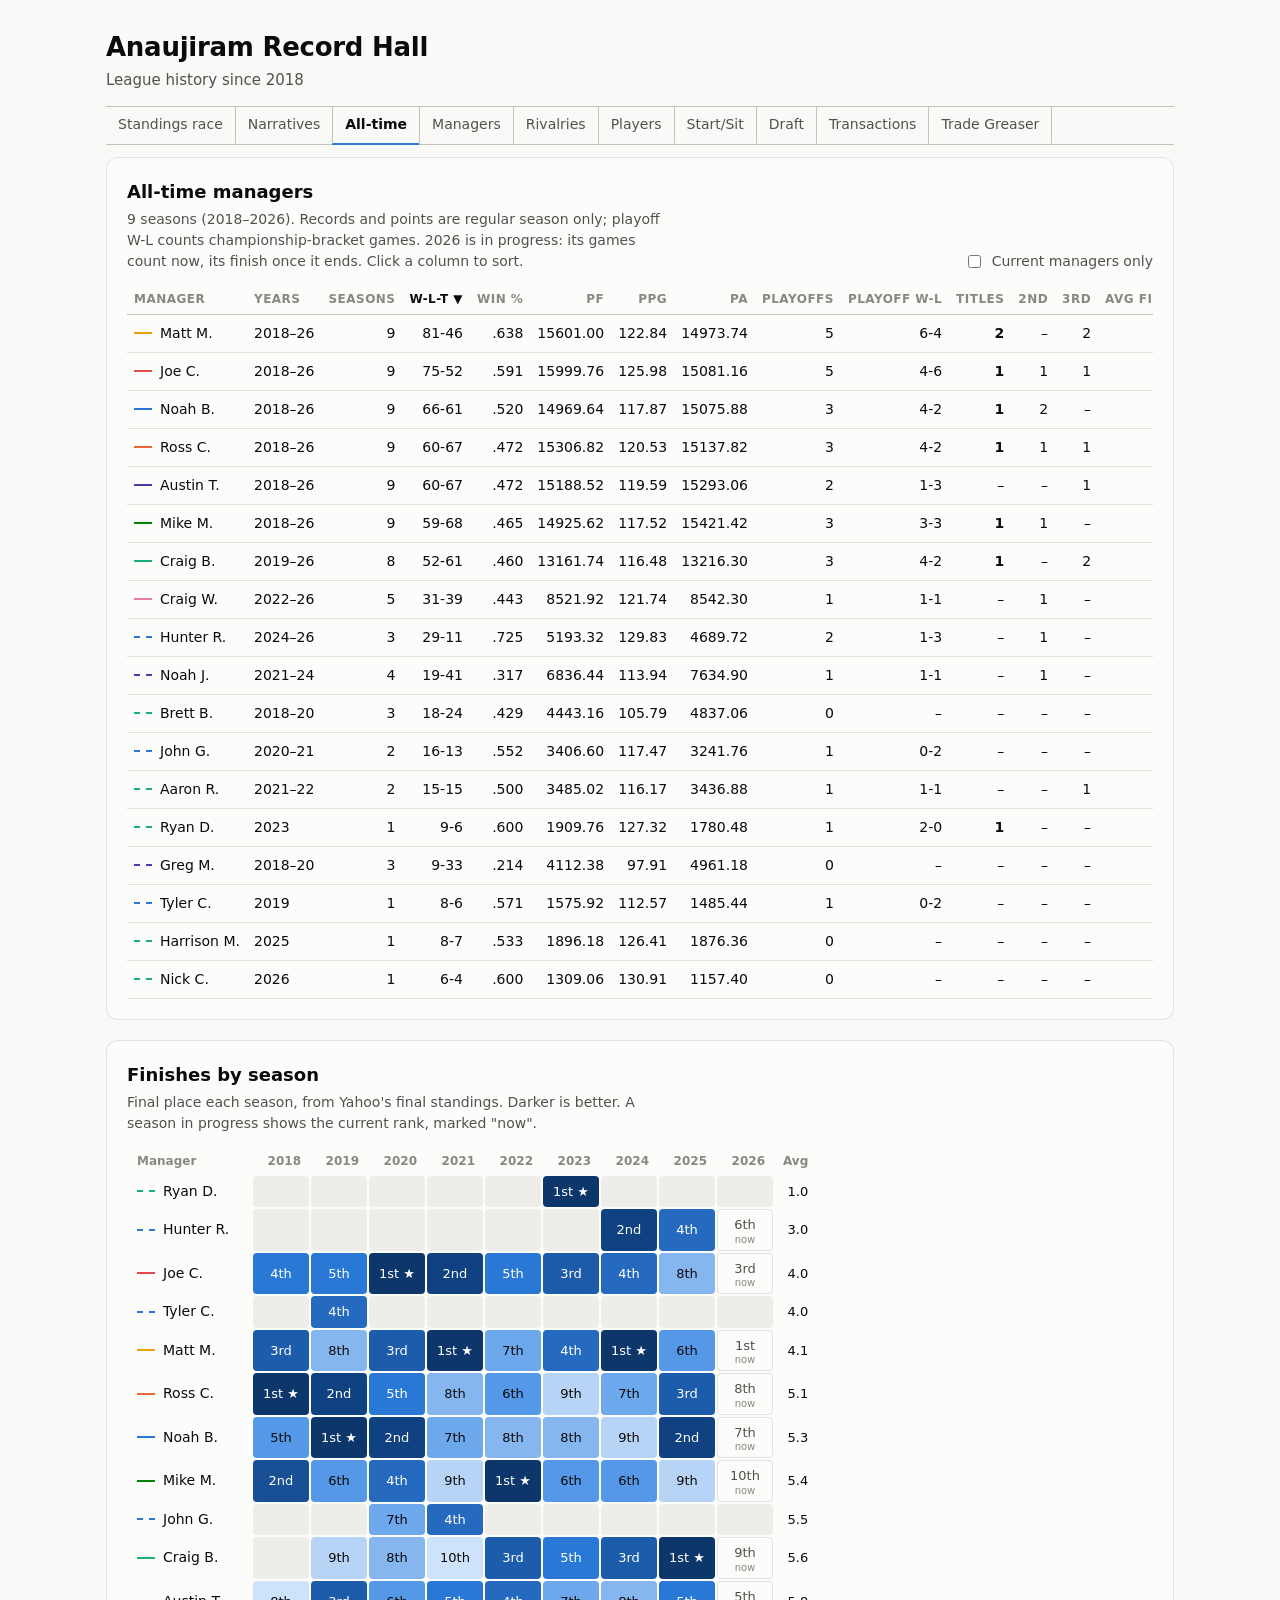
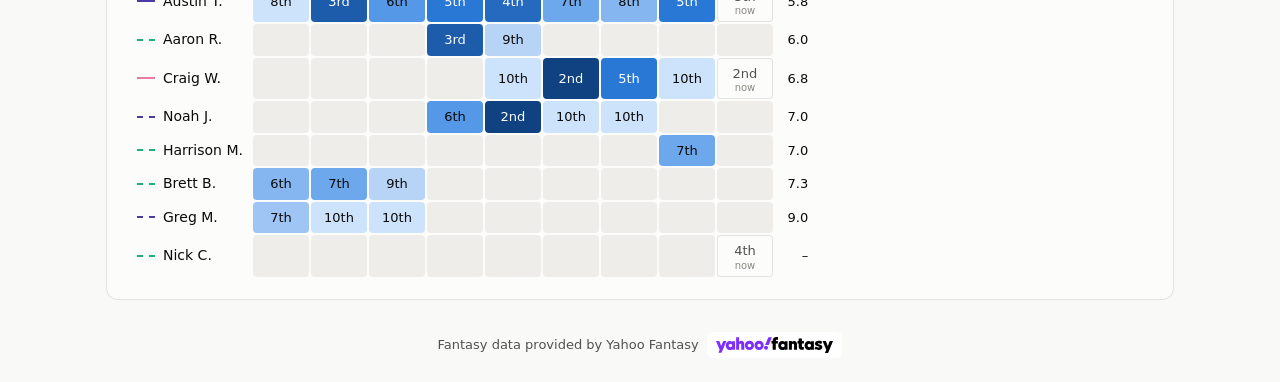
<file: alltime.html>
<!doctype html>
<html lang="en">
<head>
  <meta charset="utf-8">
  <meta name="viewport" content="width=device-width, initial-scale=1">
  <title>All-Time · Anaujiram Record Hall</title>
  <link rel="stylesheet" href="style.css?v=20261116224042">
  <script src="data.js?v=20261116224042"></script>
</head>
<body>
  <header class="site-header">
    <div class="wrap">
      <h1>Anaujiram Record Hall</h1>
      <p class="sub">League history since 2018</p>
      <nav class="site-nav" aria-label="Pages">
        <a href="index.html?v=20261116224042">Standings race</a>
        <a href="narratives.html?v=20261116224042">Narratives</a>
        <a href="alltime.html?v=20261116224042" aria-current="page">All-time</a>
        <a href="profiles.html?v=20261116224042">Managers</a>
        <a href="rivalries.html?v=20261116224042">Rivalries</a>
        <a href="players.html?v=20261116224042">Players</a>
        <a href="startsit.html?v=20261116224042">Start/Sit</a>
        <a href="draft.html?v=20261116224042">Draft</a>
        <a href="transactions.html?v=20261116224042">Transactions</a>
        <a href="trade.html?v=20261116224042">Trade Greaser</a>
      </nav>
    </div>
  </header>

  <main class="wrap">
    <div id="sample-banner" class="banner" hidden>
      Sample data: the names and results here are made up. Real league history loads once Yahoo API access is working.
    </div>

    <section class="card">
      <div class="card-head">
        <div>
          <h2>All-time managers</h2>
          <p class="muted" id="alltime-note"></p>
        </div>
        <label class="control">
          <input type="checkbox" id="active-only">
          <span>Current managers only</span>
        </label>
      </div>
      <div class="table-scroll">
        <table class="standings sortable">
          <thead id="alltime-head"></thead>
          <tbody id="alltime-body"></tbody>
        </table>
      </div>
    </section>

    <section class="card">
      <div class="card-head">
        <div>
          <h2>Finishes by season</h2>
          <p class="muted">Final place each season, from Yahoo's final standings. Darker is better. A season in progress shows the current rank, marked "now".</p>
        </div>
      </div>
      <div class="table-scroll">
        <table class="finish-grid">
          <thead id="finish-head"></thead>
          <tbody id="finish-body"></tbody>
        </table>
      </div>
    </section>
  </main>

  <footer class="site-footer">
    <div class="wrap">
      <a href="https://sports.yahoo.com/fantasy/" target="_blank" rel="noopener">
        <span>Fantasy data provided by Yahoo Fantasy</span>
        <img src="yahoo-fantasy.svg" alt="Yahoo Fantasy" height="16">
      </a>
    </div>
  </footer>

  <script src="common.js?v=20261116224042"></script>
  <script src="alltime.js?v=20261116224042"></script>
</body>
</html>
</file>
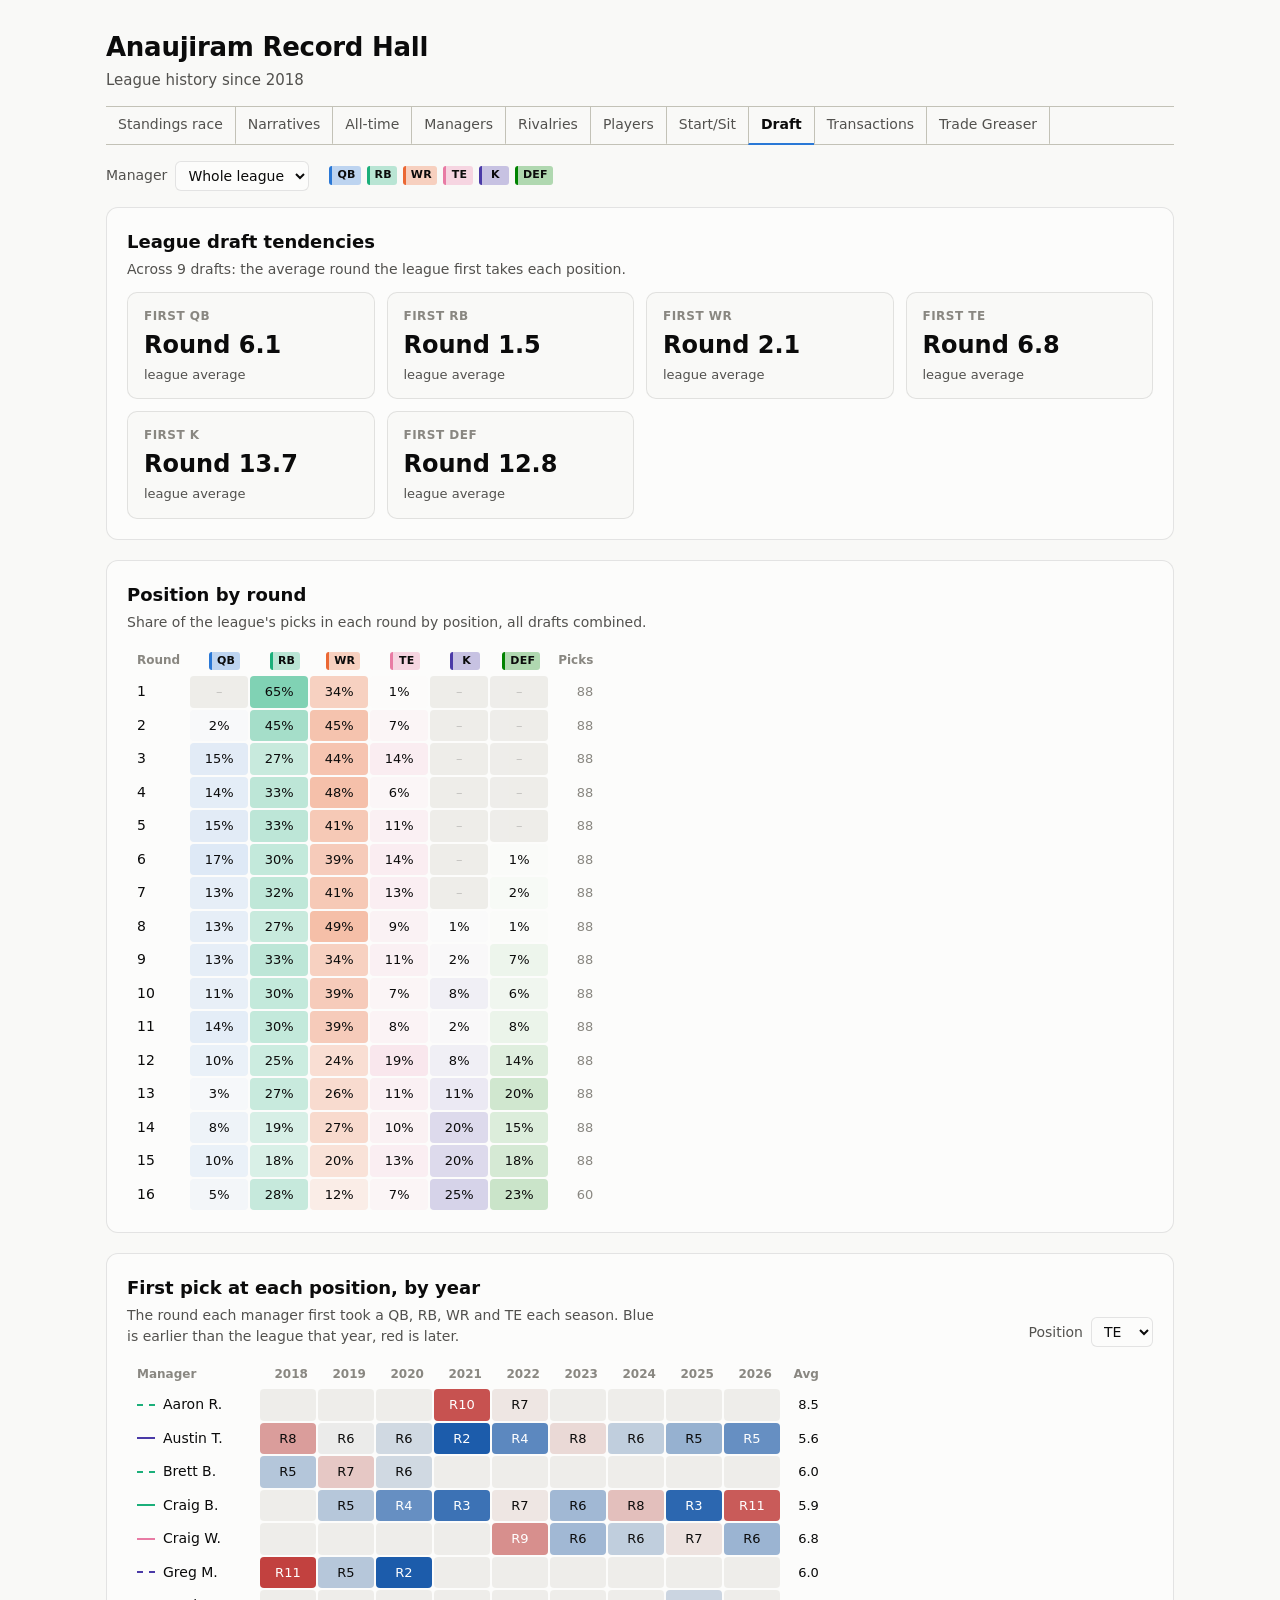
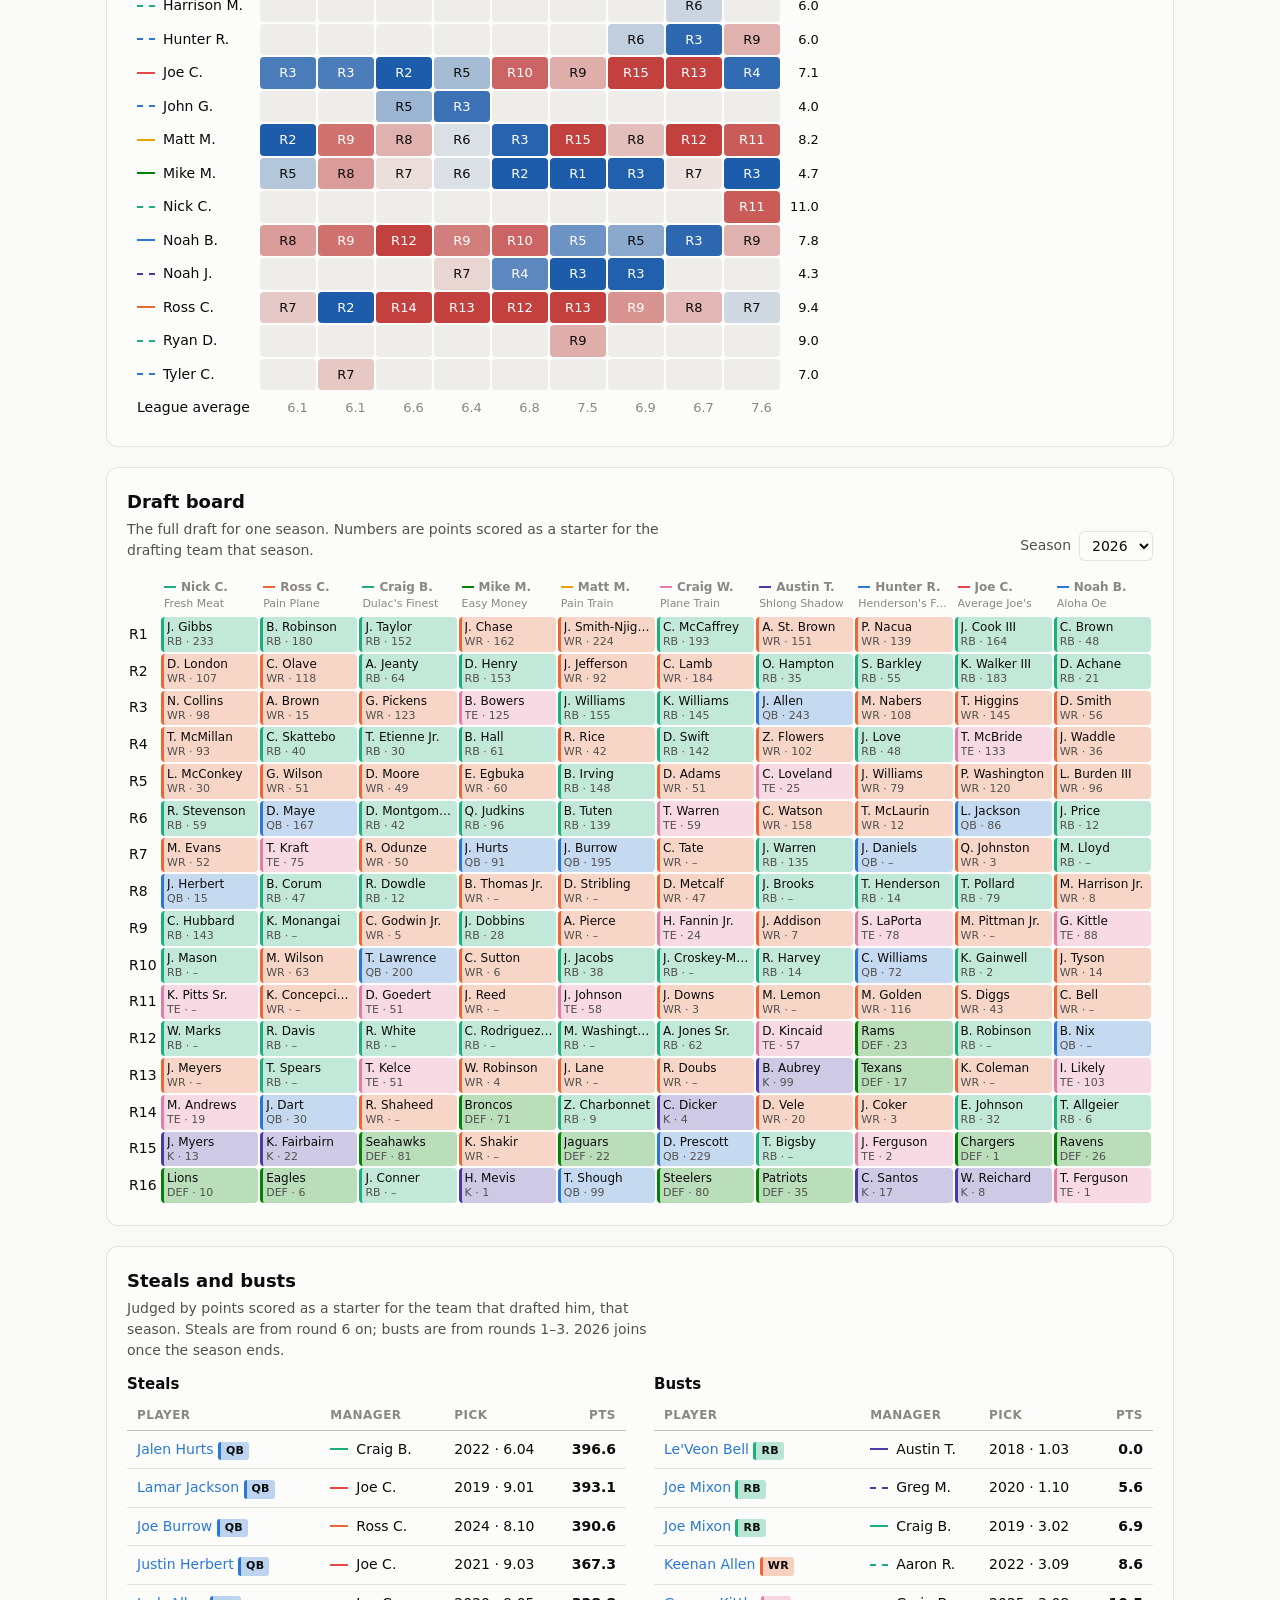
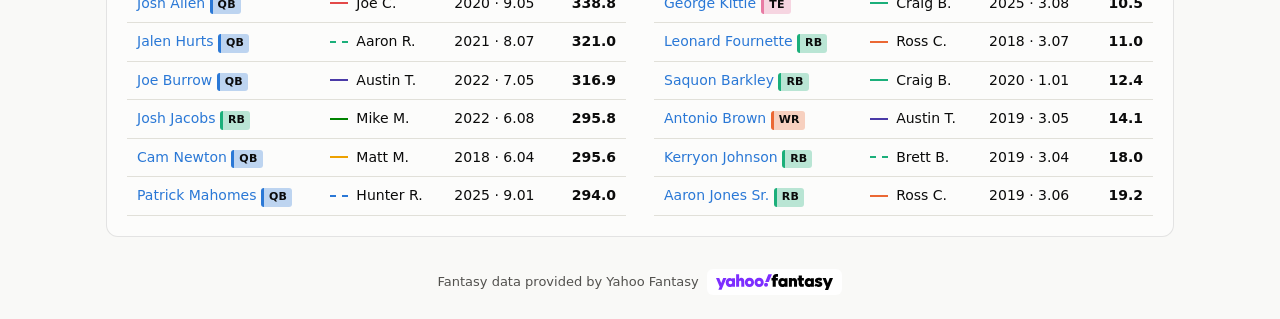
<file: draft.html>
<!doctype html>
<html lang="en">
<head>
  <meta charset="utf-8">
  <meta name="viewport" content="width=device-width, initial-scale=1">
  <title>Draft · Anaujiram Record Hall</title>
  <link rel="stylesheet" href="style.css?v=20261116224042">
  <script src="data.js?v=20261116224042"></script>
</head>
<body>
  <header class="site-header">
    <div class="wrap">
      <h1>Anaujiram Record Hall</h1>
      <p class="sub">League history since 2018</p>
      <nav class="site-nav" aria-label="Pages">
        <a href="index.html?v=20261116224042">Standings race</a>
        <a href="narratives.html?v=20261116224042">Narratives</a>
        <a href="alltime.html?v=20261116224042">All-time</a>
        <a href="profiles.html?v=20261116224042">Managers</a>
        <a href="rivalries.html?v=20261116224042">Rivalries</a>
        <a href="players.html?v=20261116224042">Players</a>
        <a href="startsit.html?v=20261116224042">Start/Sit</a>
        <a href="draft.html?v=20261116224042" aria-current="page">Draft</a>
        <a href="transactions.html?v=20261116224042">Transactions</a>
        <a href="trade.html?v=20261116224042">Trade Greaser</a>
      </nav>
    </div>
  </header>

  <main class="wrap">
    <div class="filter-bar">
      <label class="control">
        <span>Manager</span>
        <select id="manager-select"></select>
      </label>
      <div class="pos-key" id="pos-key" aria-label="Position colors"></div>
    </div>

    <section class="card">
      <div class="card-head">
        <div>
          <h2 id="tend-title">Draft tendencies</h2>
          <p class="muted" id="tend-note"></p>
        </div>
      </div>
      <div id="first-tiles" class="tiles"></div>
    </section>

    <section class="card">
      <div class="card-head">
        <div>
          <h2>Position by round</h2>
          <p class="muted" id="round-note"></p>
        </div>
      </div>
      <div class="table-scroll">
        <table class="finish-grid round-mix">
          <thead id="mix-head"></thead>
          <tbody id="mix-body"></tbody>
        </table>
      </div>
    </section>

    <section class="card">
      <div class="card-head">
        <div>
          <h2 id="history-title">Draft history</h2>
          <p class="muted">Every pick by round and season. Numbers are points scored as a starter for this manager that season; hover a pick for the full name and pick number.</p>
        </div>
      </div>
      <div class="table-scroll">
        <table class="finish-grid draft-history draft-board">
          <thead id="history-head"></thead>
          <tbody id="history-body"></tbody>
        </table>
      </div>
    </section>

    <section class="card">
      <div class="card-head">
        <div>
          <h2>First pick at each position, by year</h2>
          <p class="muted" id="trend-note">The round each manager first took a QB, RB, WR and TE each season. Blue is earlier than the league that year, red is later.</p>
        </div>
        <label class="control">
          <span>Position</span>
          <select id="trend-pos">
            <option>QB</option><option>RB</option><option>WR</option><option selected>TE</option>
          </select>
        </label>
      </div>
      <div class="table-scroll">
        <table class="finish-grid">
          <thead id="trend-head"></thead>
          <tbody id="trend-body"></tbody>
        </table>
      </div>
    </section>

    <section class="card">
      <div class="card-head">
        <div>
          <h2>Draft board</h2>
          <p class="muted">The full draft for one season. Numbers are points scored as a starter for the drafting team that season.</p>
        </div>
        <label class="control">
          <span>Season</span>
          <select id="board-season"></select>
        </label>
      </div>
      <div class="table-scroll">
        <table class="finish-grid draft-board">
          <thead id="board-head"></thead>
          <tbody id="board-body"></tbody>
        </table>
      </div>
    </section>

    <section class="card">
      <div class="card-head">
        <div>
          <h2>Steals and busts</h2>
          <p class="muted">Judged by points scored as a starter for the team that drafted him, that season. Steals are from round 6 on; busts are from rounds 1–3.<span id="value-note"></span></p>
        </div>
      </div>
      <div class="split">
        <div>
          <h3 class="subhead">Steals</h3>
          <div class="table-scroll"><table class="standings"><thead><tr><th>Player</th><th>Manager</th><th>Pick</th><th class="num">Pts</th></tr></thead>
            <tbody id="steals-body"></tbody></table></div>
        </div>
        <div>
          <h3 class="subhead">Busts</h3>
          <div class="table-scroll"><table class="standings"><thead><tr><th>Player</th><th>Manager</th><th>Pick</th><th class="num">Pts</th></tr></thead>
            <tbody id="busts-body"></tbody></table></div>
        </div>
      </div>
    </section>
  </main>

  <footer class="site-footer">
    <div class="wrap">
      <a href="https://sports.yahoo.com/fantasy/" target="_blank" rel="noopener">
        <span>Fantasy data provided by Yahoo Fantasy</span>
        <img src="yahoo-fantasy.svg" alt="Yahoo Fantasy" height="16">
      </a>
    </div>
  </footer>

  <script src="common.js?v=20261116224042"></script>
  <script src="draft.js?v=20261116224042"></script>
</body>
</html>
</file>
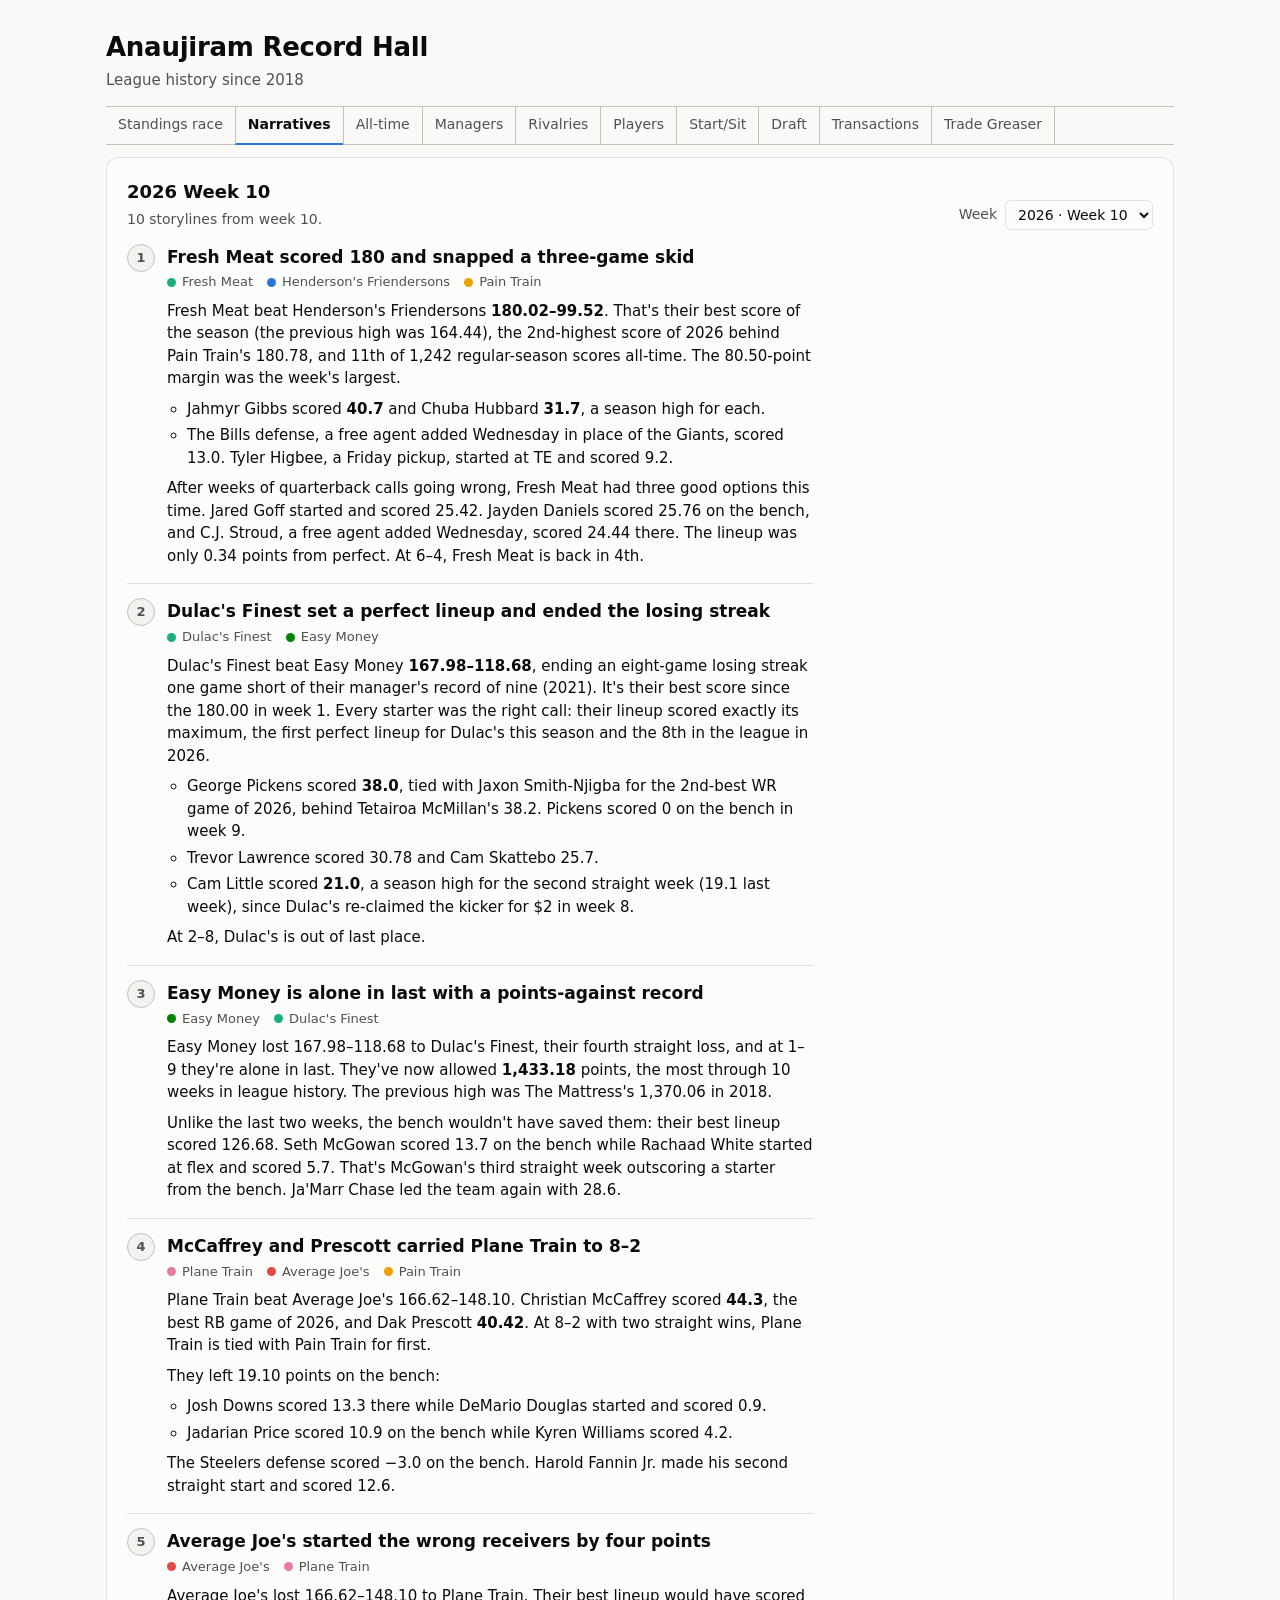
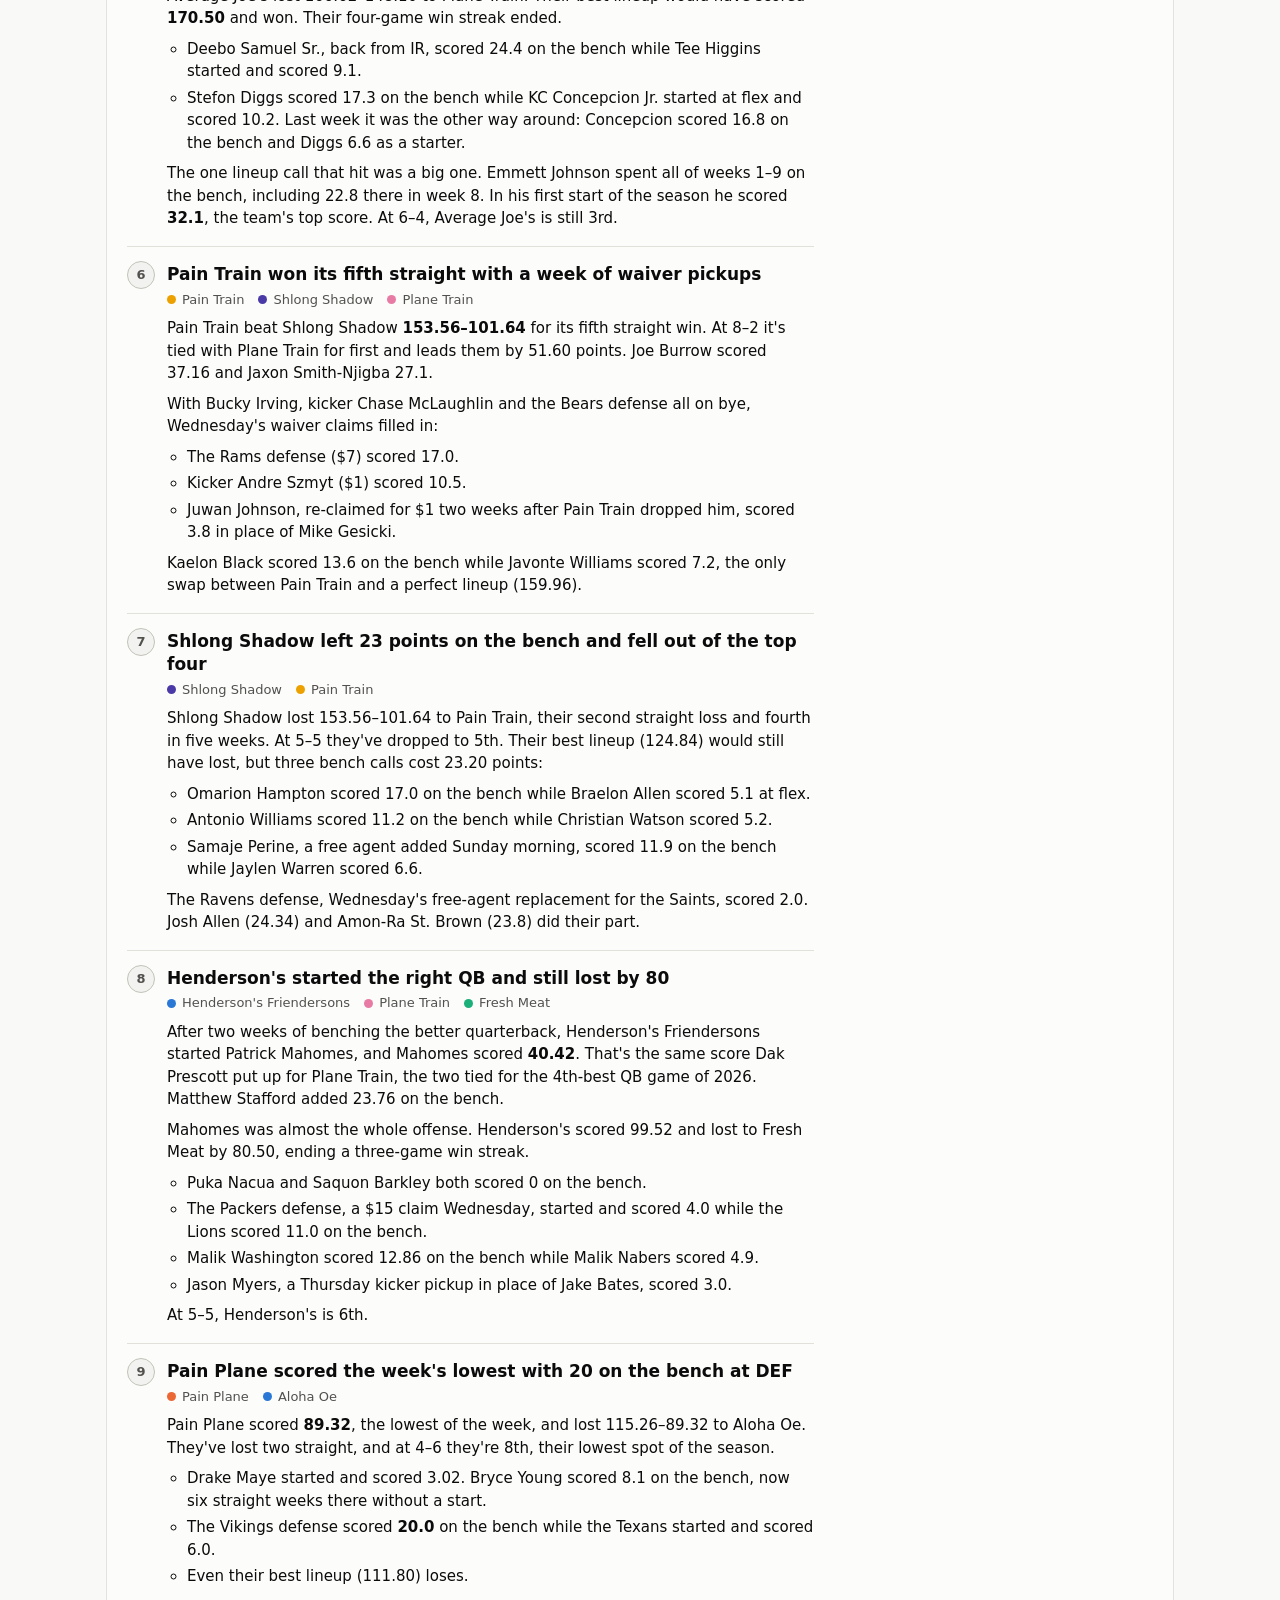
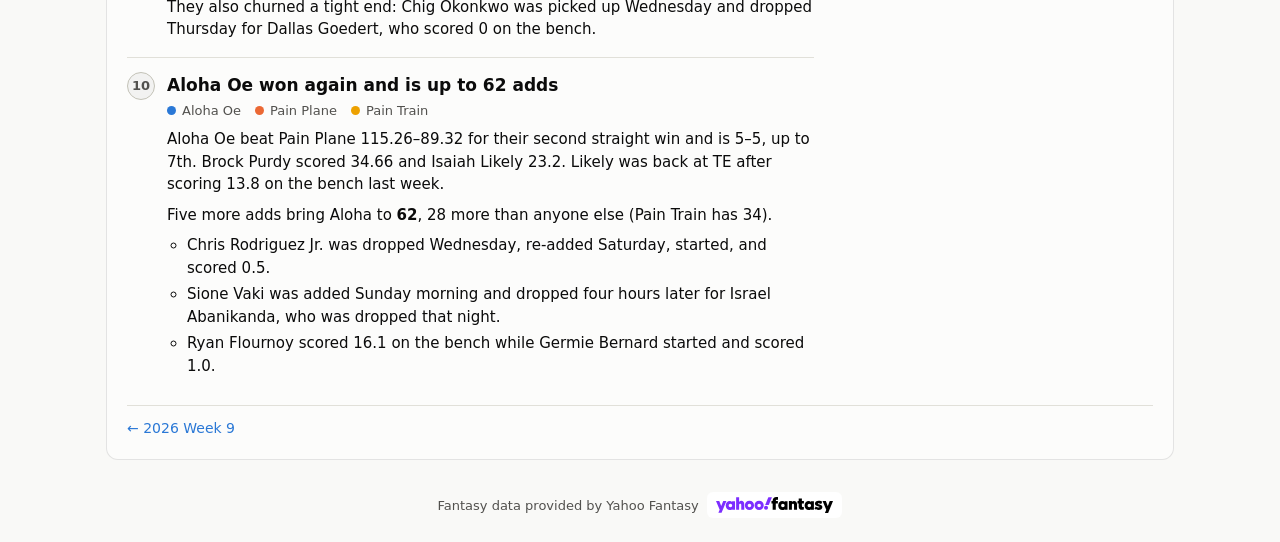
<file: narratives.html>
<!doctype html>
<html lang="en">
<head>
  <meta charset="utf-8">
  <meta name="viewport" content="width=device-width, initial-scale=1">
  <title>Narratives · Anaujiram Record Hall</title>
  <link rel="stylesheet" href="style.css?v=20261116224042">
  <script src="data.js?v=20261116224042"></script>
</head>
<body>
  <header class="site-header">
    <div class="wrap">
      <h1>Anaujiram Record Hall</h1>
      <p class="sub">League history since 2018</p>
      <nav class="site-nav" aria-label="Pages">
        <a href="index.html?v=20261116224042">Standings race</a>
        <a href="narratives.html?v=20261116224042" aria-current="page">Narratives</a>
        <a href="alltime.html?v=20261116224042">All-time</a>
        <a href="profiles.html?v=20261116224042">Managers</a>
        <a href="rivalries.html?v=20261116224042">Rivalries</a>
        <a href="players.html?v=20261116224042">Players</a>
        <a href="startsit.html?v=20261116224042">Start/Sit</a>
        <a href="draft.html?v=20261116224042">Draft</a>
        <a href="transactions.html?v=20261116224042">Transactions</a>
        <a href="trade.html?v=20261116224042">Trade Greaser</a>
      </nav>
    </div>
  </header>

  <main class="wrap">
    <section class="card">
      <div class="card-head">
        <div>
          <h2 id="narr-title">Narratives</h2>
          <p class="muted" id="narr-sub">The week's biggest storylines.</p>
        </div>
        <div class="narr-controls">
          <div class="seg" id="kind-toggle" role="group" aria-label="Preview or recap">
            <button type="button" data-k="preview">Preview</button>
            <button type="button" data-k="recap">Recap</button>
          </div>
          <label class="control">
            <span>Week</span>
            <select id="week-select"></select>
          </label>
        </div>
      </div>
      <ol id="stories" class="stories"></ol>
      <p id="nav-weeks" class="story-pager"></p>
    </section>
  </main>

  <footer class="site-footer">
    <div class="wrap">
      <a href="https://sports.yahoo.com/fantasy/" target="_blank" rel="noopener">
        <span>Fantasy data provided by Yahoo Fantasy</span>
        <img src="yahoo-fantasy.svg" alt="Yahoo Fantasy" height="16">
      </a>
    </div>
  </footer>

  <script src="common.js?v=20261116224042"></script>
  <script src="narratives.js?v=20261116224042"></script>
</body>
</html>
</file>
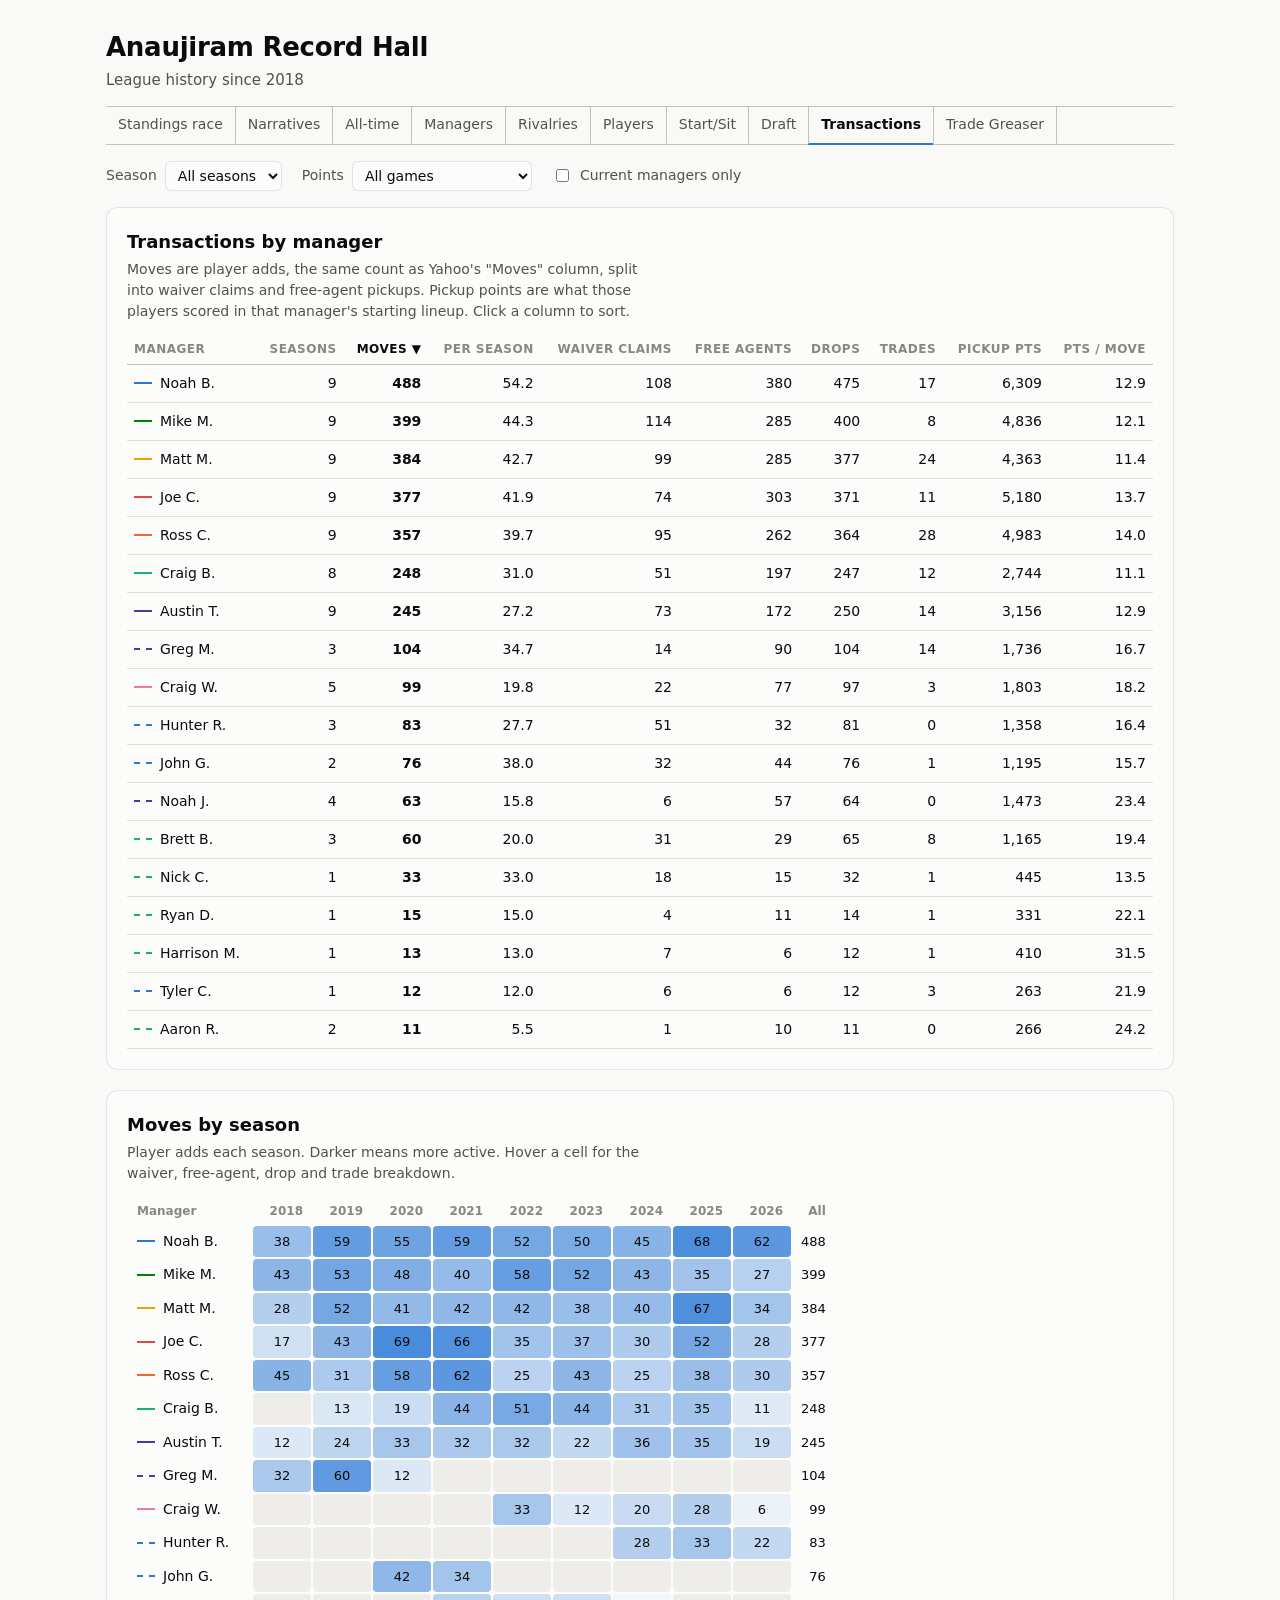
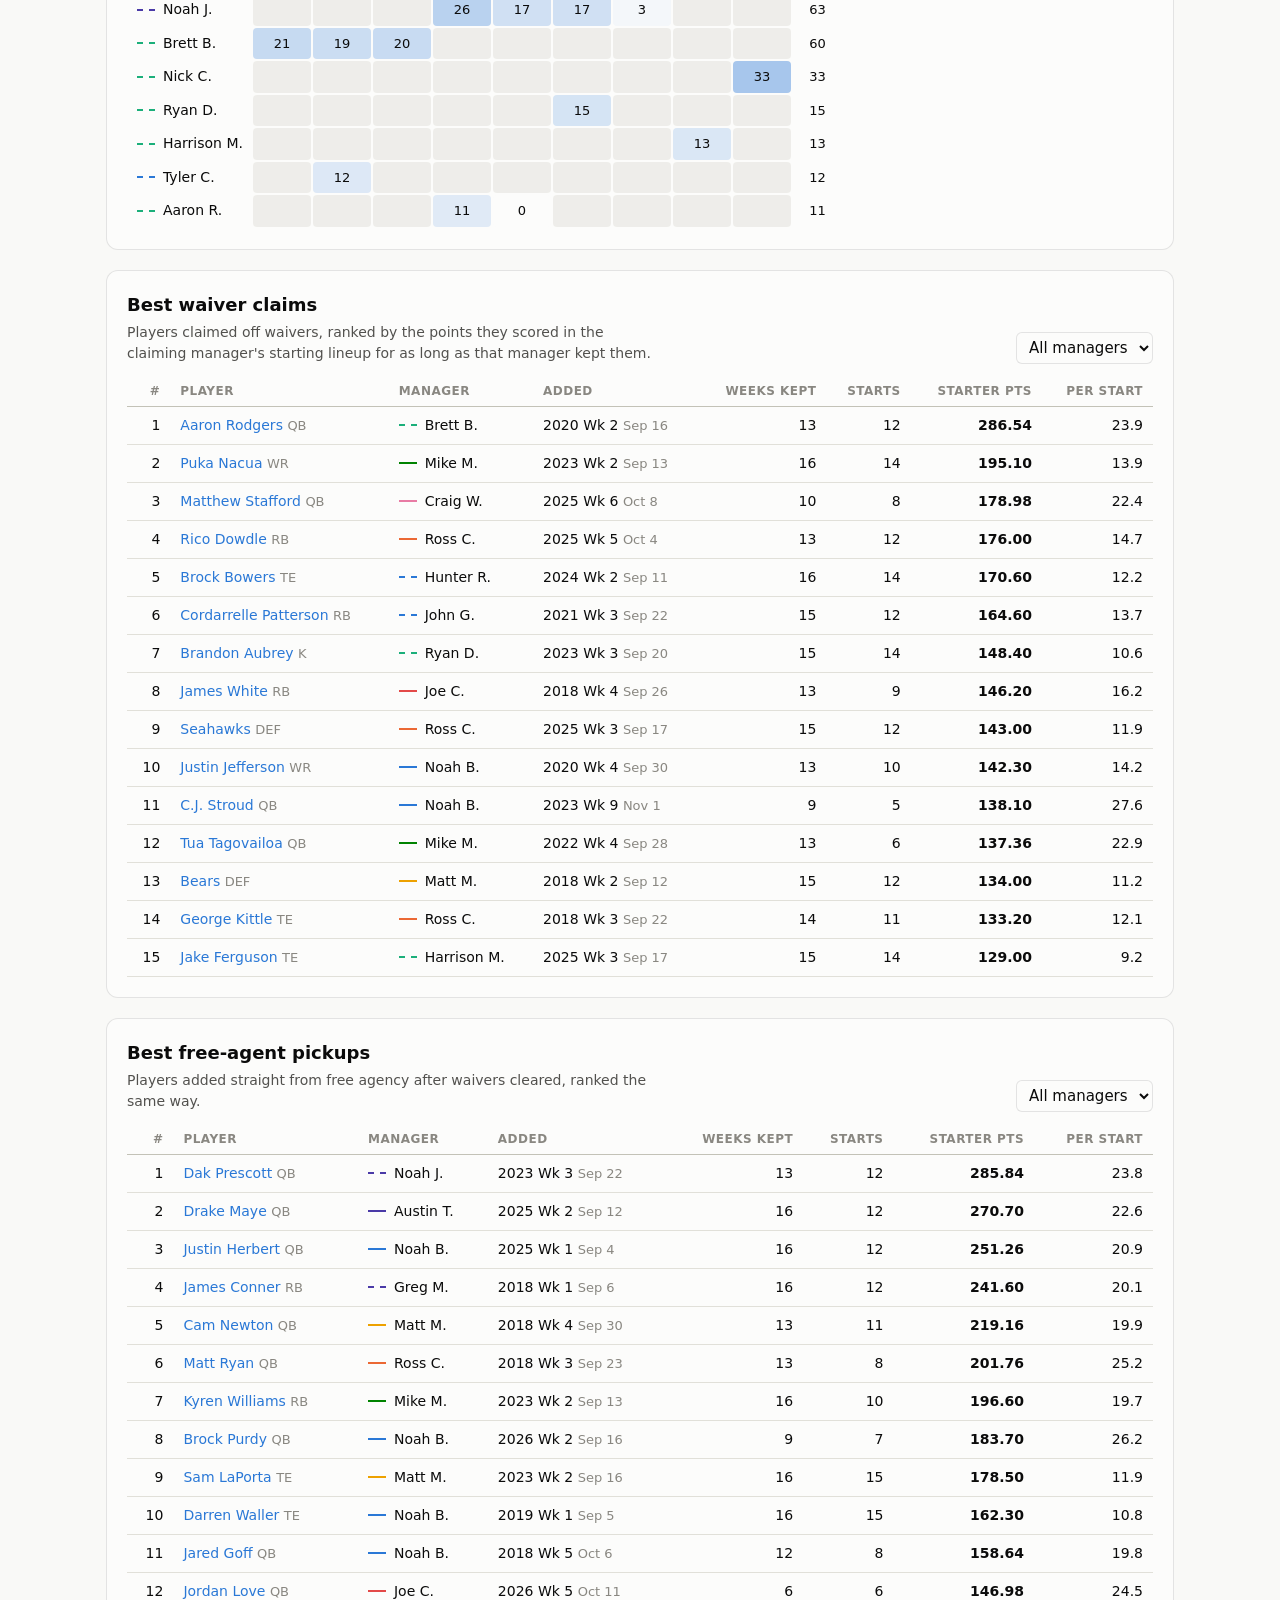
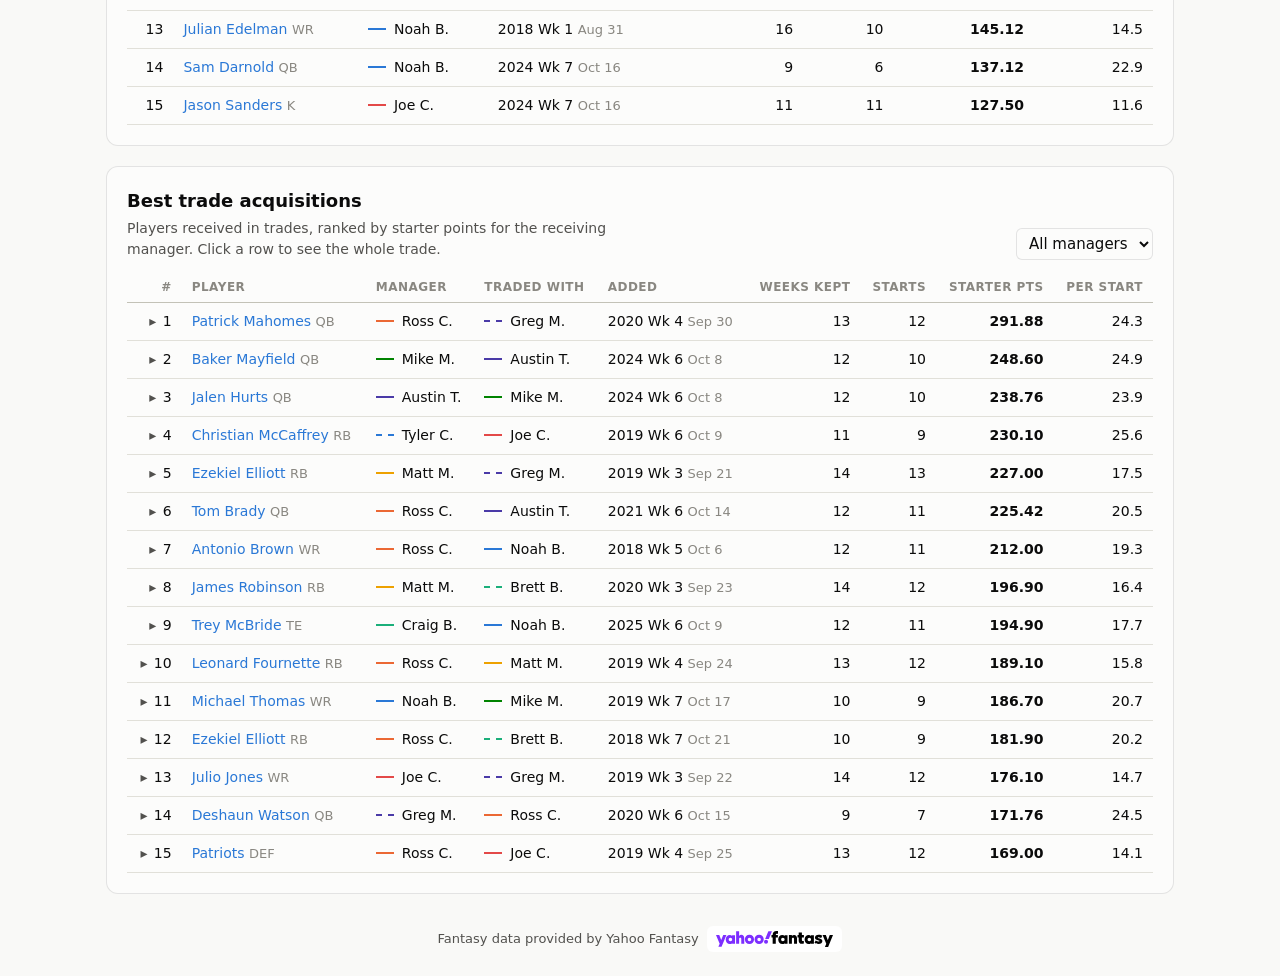
<file: pickups.html>
<!doctype html>
<html lang="en">
<head>
  <meta charset="utf-8">
  <title>Transactions · Anaujiram Record Hall</title>
  <!-- The Pickups page was renamed Transactions; old links land here and move on. -->
  <meta http-equiv="refresh" content="0; url=transactions.html">
  <script>location.replace("transactions.html" + location.search + location.hash);</script>
</head>
<body><a href="transactions.html?v=20261116224042">This page moved to Transactions.</a></body>
</html>
</file>
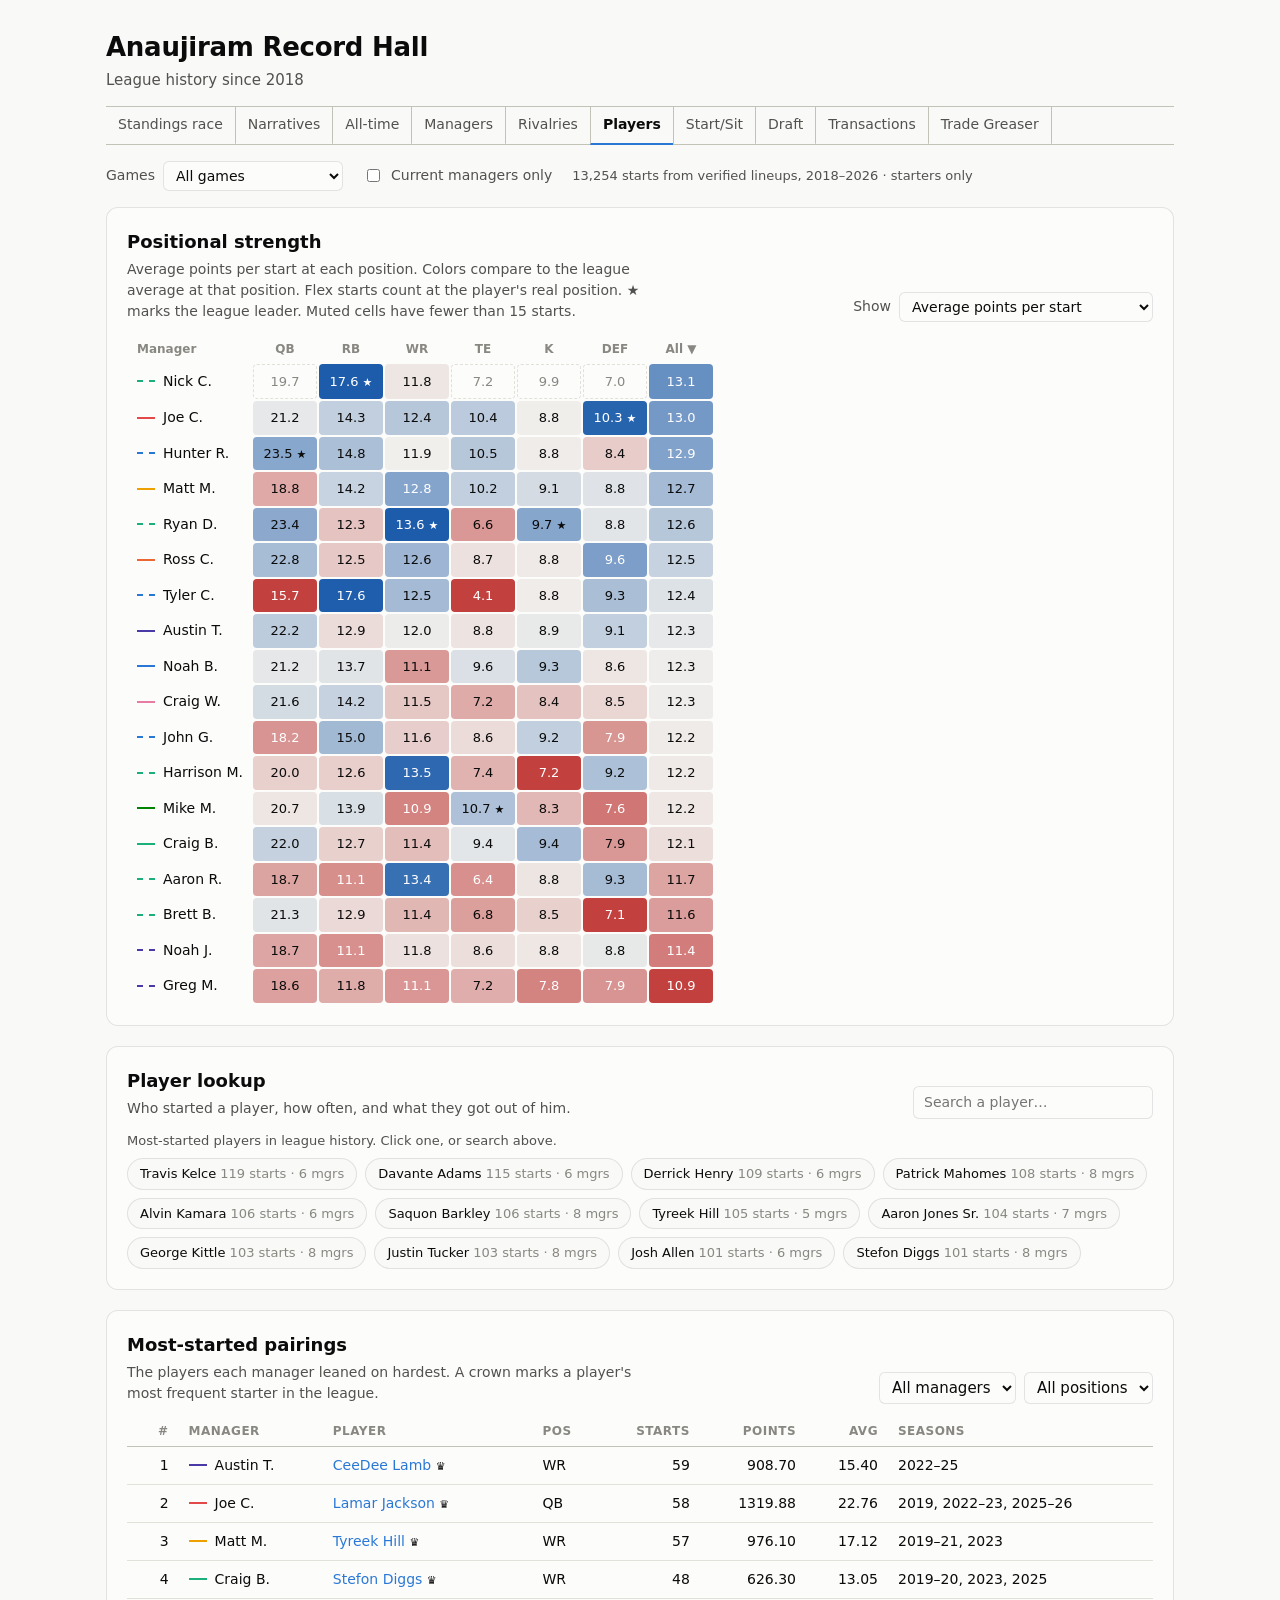
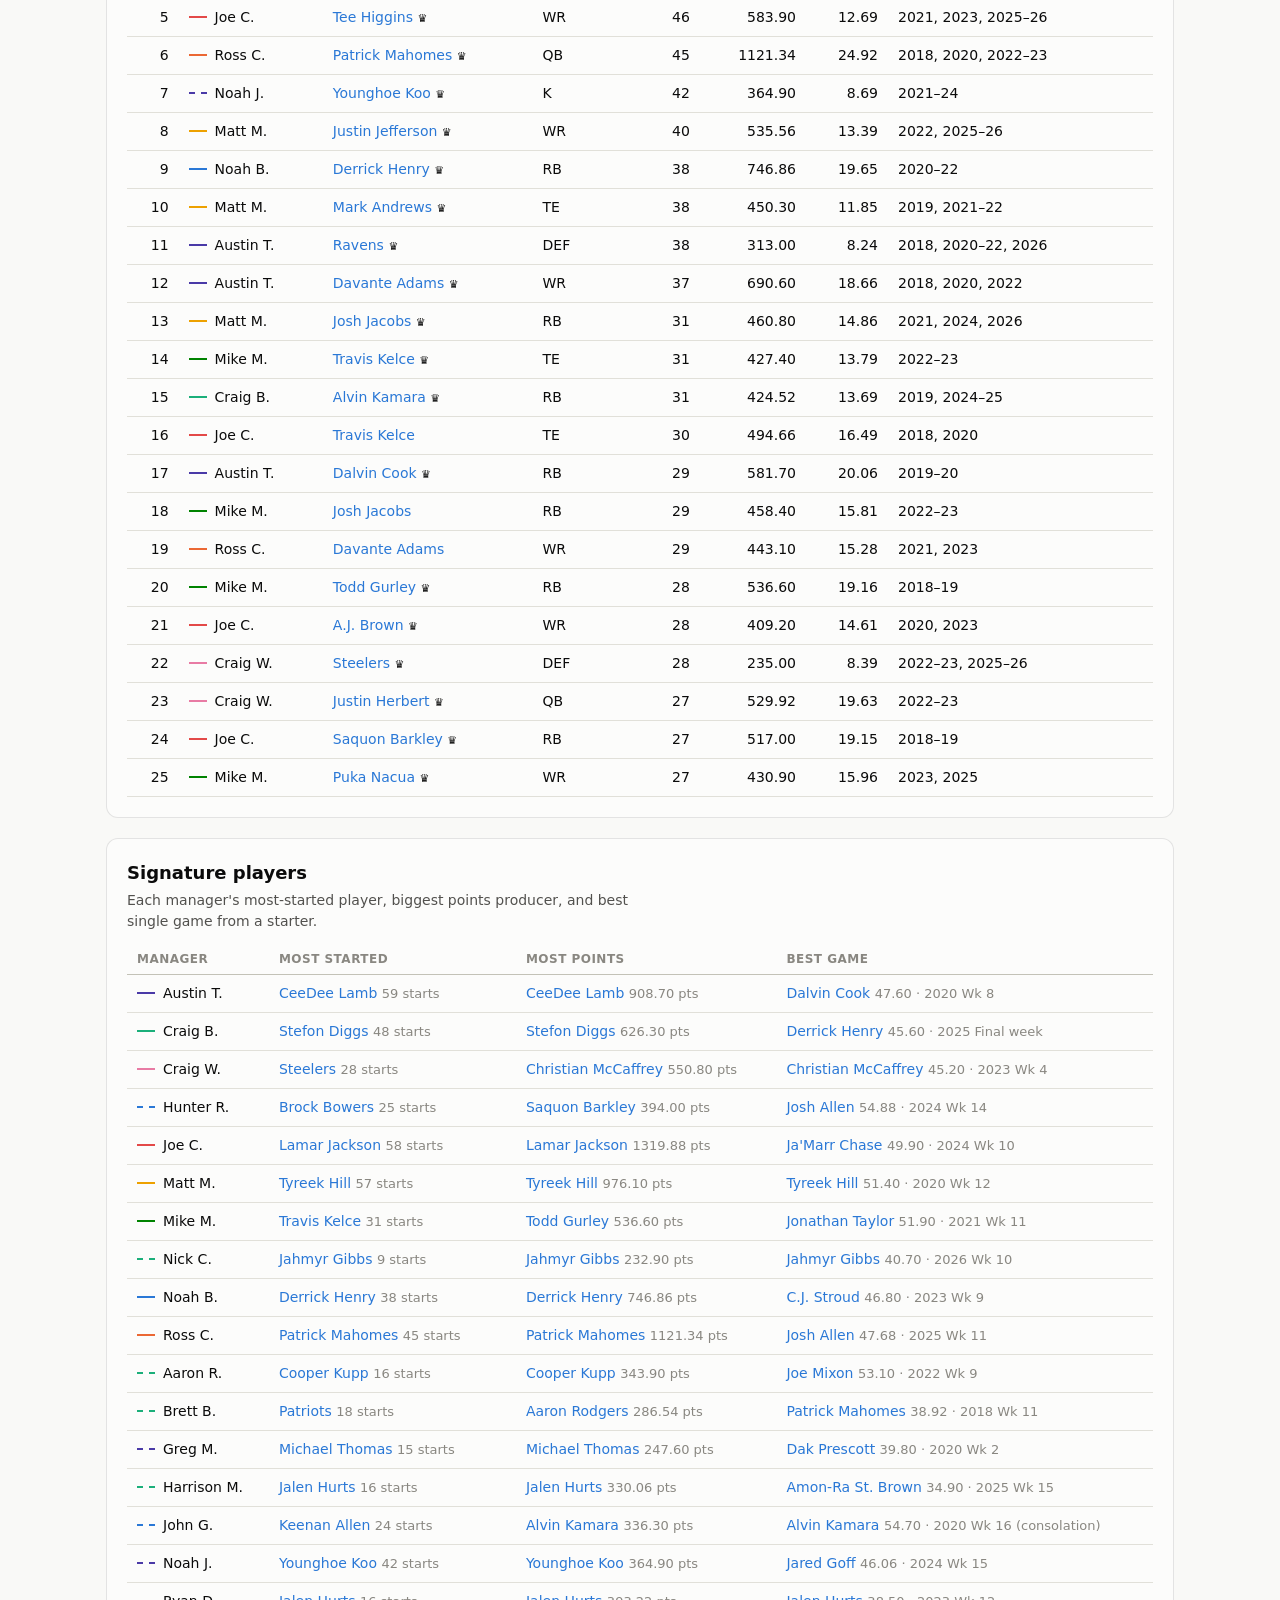
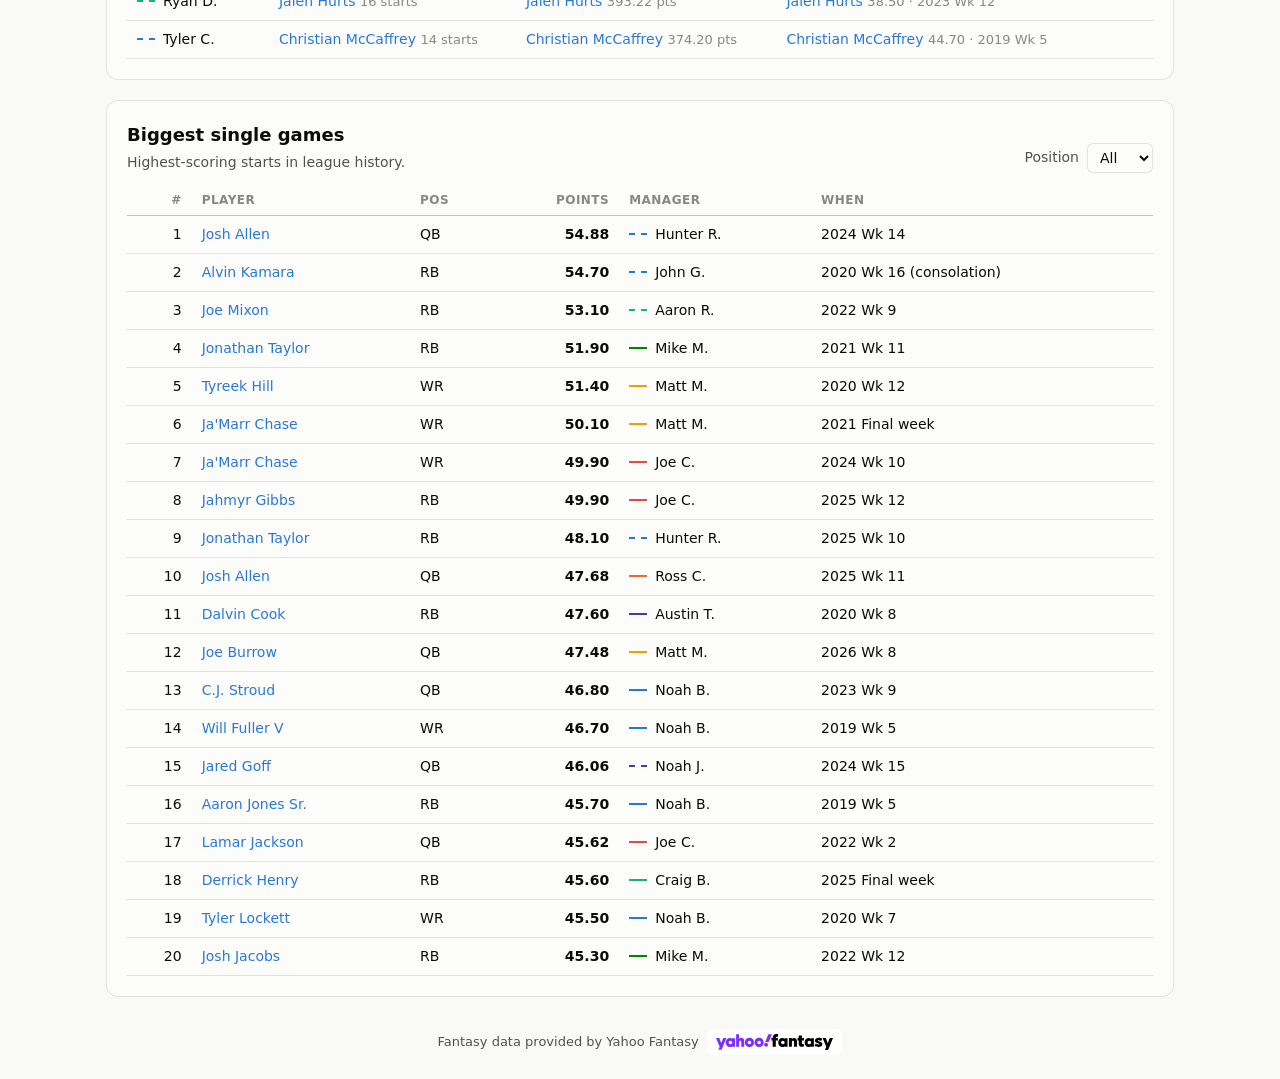
<file: players.html>
<!doctype html>
<html lang="en">
<head>
  <meta charset="utf-8">
  <meta name="viewport" content="width=device-width, initial-scale=1">
  <title>Players · Anaujiram Record Hall</title>
  <link rel="stylesheet" href="style.css?v=20261116224042">
  <script src="data.js?v=20261116224042"></script>
</head>
<body>
  <header class="site-header">
    <div class="wrap">
      <h1>Anaujiram Record Hall</h1>
      <p class="sub">League history since 2018</p>
      <nav class="site-nav" aria-label="Pages">
        <a href="index.html?v=20261116224042">Standings race</a>
        <a href="narratives.html?v=20261116224042">Narratives</a>
        <a href="alltime.html?v=20261116224042">All-time</a>
        <a href="profiles.html?v=20261116224042">Managers</a>
        <a href="rivalries.html?v=20261116224042">Rivalries</a>
        <a href="players.html?v=20261116224042" aria-current="page">Players</a>
        <a href="startsit.html?v=20261116224042">Start/Sit</a>
        <a href="draft.html?v=20261116224042">Draft</a>
        <a href="transactions.html?v=20261116224042">Transactions</a>
        <a href="trade.html?v=20261116224042">Trade Greaser</a>
      </nav>
    </div>
  </header>

  <main class="wrap">
    <div class="filter-bar">
      <label class="control">
        <span>Games</span>
        <select id="game-filter">
          <option value="all">All games</option>
          <option value="regular">Regular season only</option>
        </select>
      </label>
      <label class="control">
        <input type="checkbox" id="active-only">
        <span>Current managers only</span>
      </label>
      <span class="muted small" id="starts-note"></span>
    </div>

    <section class="card">
      <div class="card-head">
        <div>
          <h2>Positional strength</h2>
          <p class="muted" id="pos-note"></p>
        </div>
        <label class="control">
          <span>Show</span>
          <select id="pos-metric">
            <option value="above">Points above average per start</option>
            <option value="avg" selected>Average points per start</option>
            <option value="total">Total points</option>
            <option value="starts">Starts</option>
          </select>
        </label>
      </div>
      <div class="table-scroll">
        <table class="pos-grid sortable">
          <thead id="pos-head"></thead>
          <tbody id="pos-body"></tbody>
        </table>
      </div>
    </section>

    <section class="card">
      <div class="card-head">
        <div>
          <h2>Player lookup</h2>
          <p class="muted">Who started a player, how often, and what they got out of him.</p>
        </div>
        <label class="control">
          <input id="player-search" list="player-list" placeholder="Search a player…" autocomplete="off">
          <datalist id="player-list"></datalist>
        </label>
      </div>
      <div id="player-result"></div>
    </section>

    <section class="card">
      <div class="card-head">
        <div>
          <h2>Most-started pairings</h2>
          <p class="muted">The players each manager leaned on hardest. A crown marks a player's most frequent starter in the league.</p>
        </div>
        <div class="compare-controls">
          <select id="loyal-manager" aria-label="Manager"></select>
          <select id="loyal-pos" aria-label="Position">
            <option value="">All positions</option>
            <option>QB</option><option>RB</option><option>WR</option>
            <option>TE</option><option>K</option><option>DEF</option>
          </select>
        </div>
      </div>
      <div class="table-scroll">
        <table class="standings">
          <thead><tr><th class="num">#</th><th>Manager</th><th>Player</th><th>Pos</th>
            <th class="num">Starts</th><th class="num">Points</th><th class="num">Avg</th><th>Seasons</th></tr></thead>
          <tbody id="loyal-body"></tbody>
        </table>
      </div>
    </section>

    <section class="card">
      <div class="card-head">
        <div>
          <h2>Signature players</h2>
          <p class="muted">Each manager's most-started player, biggest points producer, and best single game from a starter.</p>
        </div>
      </div>
      <div class="table-scroll">
        <table class="standings">
          <thead><tr><th>Manager</th><th>Most started</th><th>Most points</th><th>Best game</th></tr></thead>
          <tbody id="signature-body"></tbody>
        </table>
      </div>
    </section>

    <section class="card">
      <div class="card-head">
        <div>
          <h2>Biggest single games</h2>
          <p class="muted">Highest-scoring starts in league history.</p>
        </div>
        <label class="control">
          <span>Position</span>
          <select id="big-pos">
            <option value="">All</option>
            <option>QB</option><option>RB</option><option>WR</option>
            <option>TE</option><option>K</option><option>DEF</option>
          </select>
        </label>
      </div>
      <div class="table-scroll">
        <table class="standings">
          <thead><tr><th class="num">#</th><th>Player</th><th>Pos</th><th class="num">Points</th>
            <th>Manager</th><th>When</th></tr></thead>
          <tbody id="big-body"></tbody>
        </table>
      </div>
    </section>
  </main>

  <footer class="site-footer">
    <div class="wrap">
      <a href="https://sports.yahoo.com/fantasy/" target="_blank" rel="noopener">
        <span>Fantasy data provided by Yahoo Fantasy</span>
        <img src="yahoo-fantasy.svg" alt="Yahoo Fantasy" height="16">
      </a>
    </div>
  </footer>

  <script src="common.js?v=20261116224042"></script>
  <script src="players.js?v=20261116224042"></script>
</body>
</html>
</file>
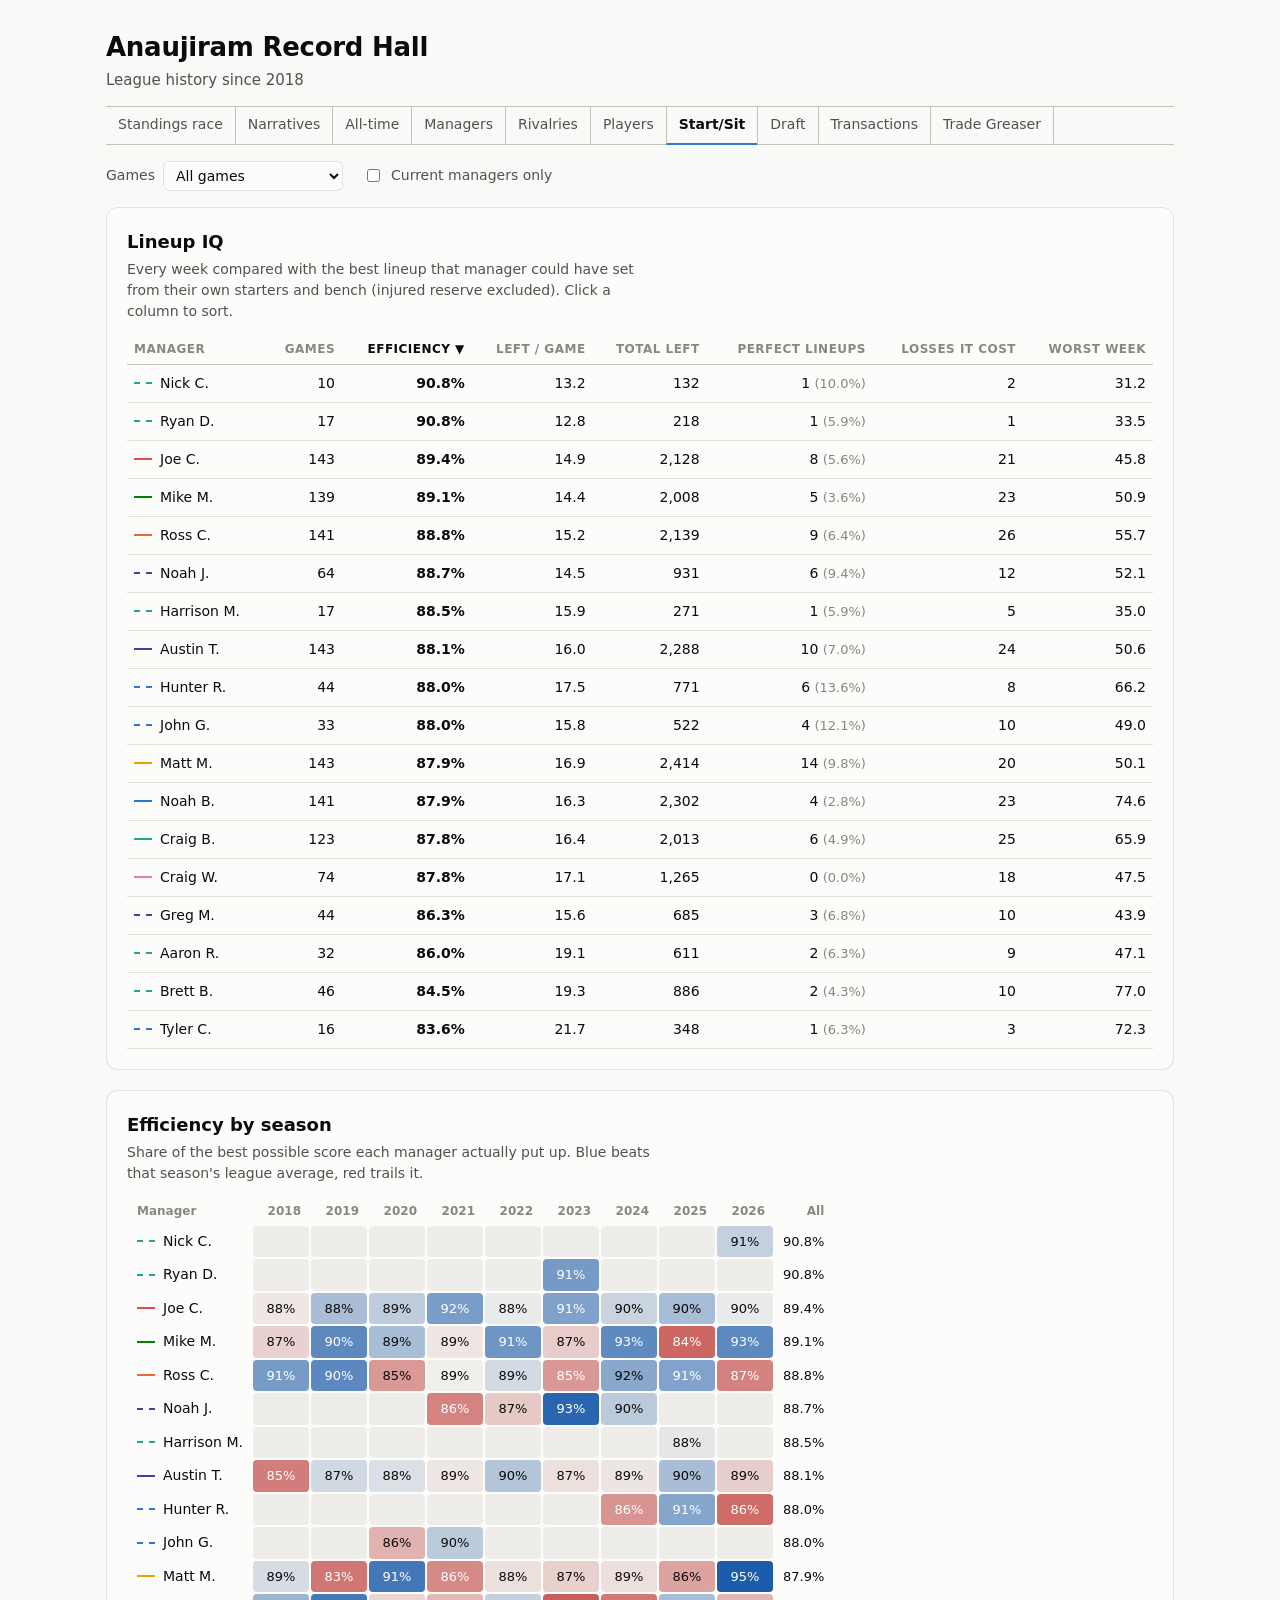
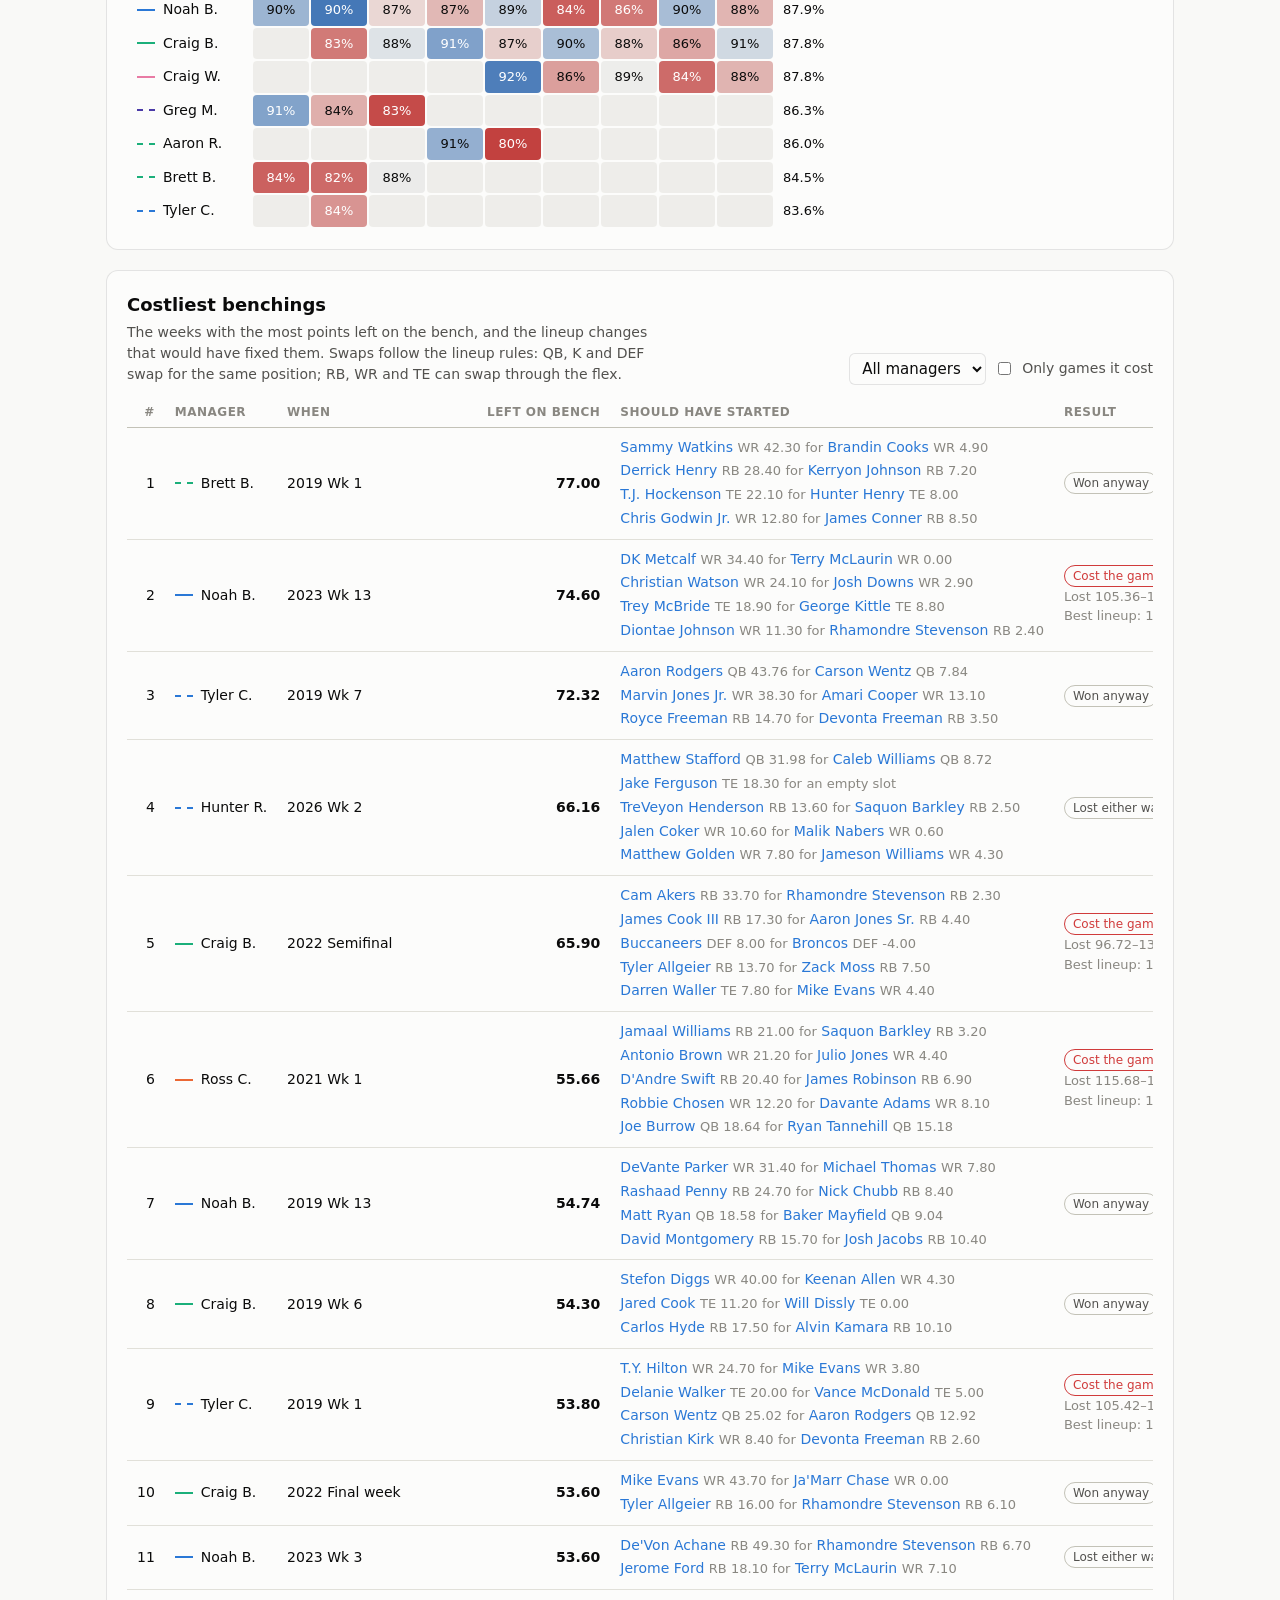
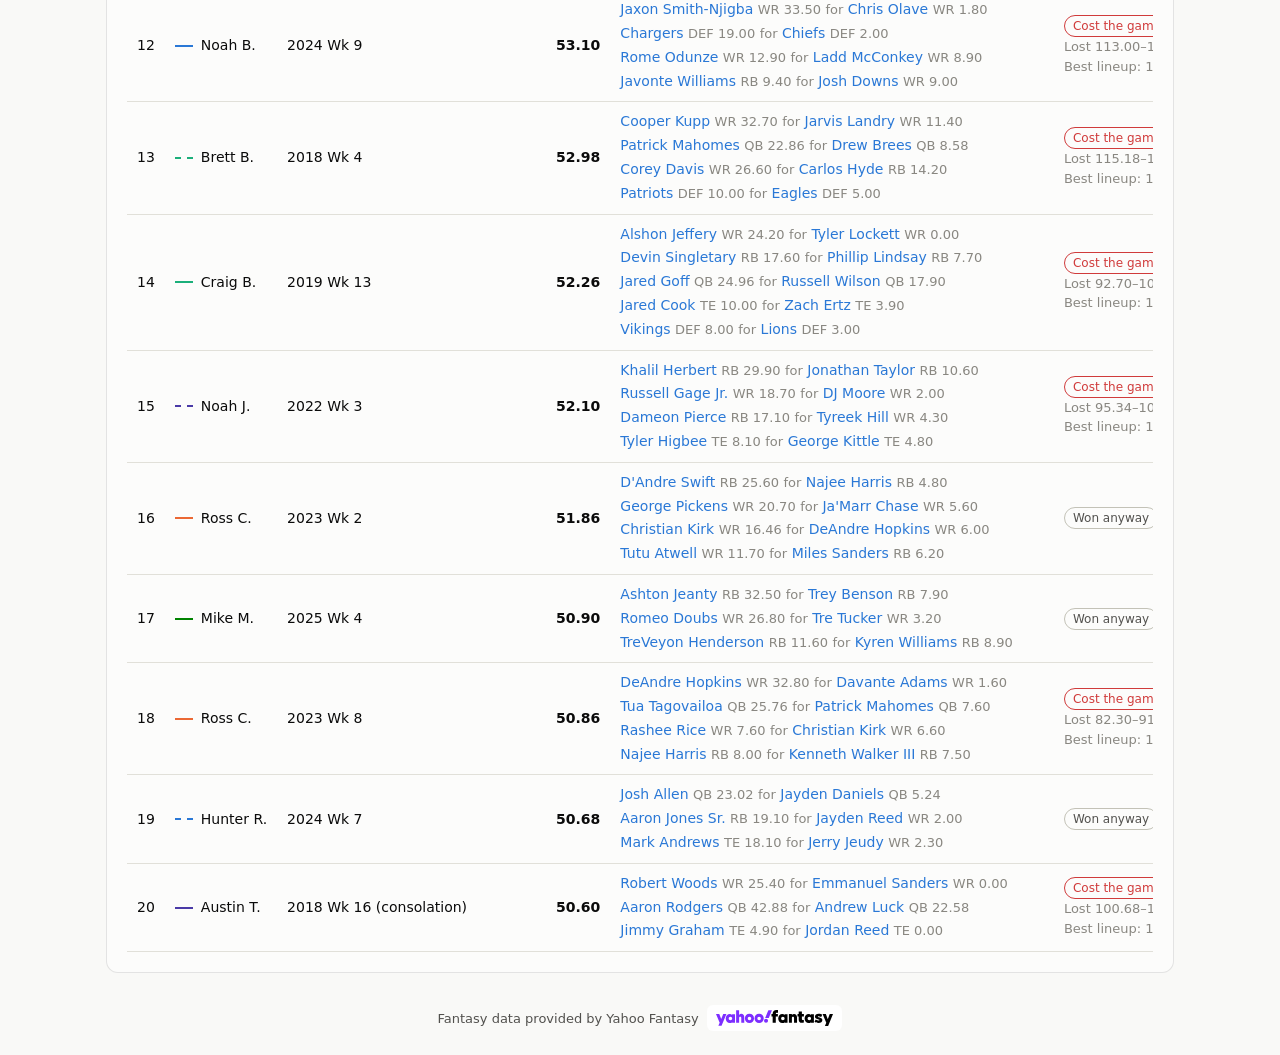
<file: startsit.html>
<!doctype html>
<html lang="en">
<head>
  <meta charset="utf-8">
  <meta name="viewport" content="width=device-width, initial-scale=1">
  <title>Start/Sit · Anaujiram Record Hall</title>
  <link rel="stylesheet" href="style.css?v=20261116224042">
  <script src="data.js?v=20261116224042"></script>
</head>
<body>
  <header class="site-header">
    <div class="wrap">
      <h1>Anaujiram Record Hall</h1>
      <p class="sub">League history since 2018</p>
      <nav class="site-nav" aria-label="Pages">
        <a href="index.html?v=20261116224042">Standings race</a>
        <a href="narratives.html?v=20261116224042">Narratives</a>
        <a href="alltime.html?v=20261116224042">All-time</a>
        <a href="profiles.html?v=20261116224042">Managers</a>
        <a href="rivalries.html?v=20261116224042">Rivalries</a>
        <a href="players.html?v=20261116224042">Players</a>
        <a href="startsit.html?v=20261116224042" aria-current="page">Start/Sit</a>
        <a href="draft.html?v=20261116224042">Draft</a>
        <a href="transactions.html?v=20261116224042">Transactions</a>
        <a href="trade.html?v=20261116224042">Trade Greaser</a>
      </nav>
    </div>
  </header>

  <main class="wrap">
    <div class="filter-bar">
      <label class="control">
        <span>Games</span>
        <select id="game-filter">
          <option value="all">All games</option>
          <option value="regular">Regular season only</option>
        </select>
      </label>
      <label class="control">
        <input type="checkbox" id="active-only">
        <span>Current managers only</span>
      </label>
    </div>

    <section class="card">
      <div class="card-head">
        <div>
          <h2>Lineup IQ</h2>
          <p class="muted">Every week compared with the best lineup that manager could have set from their own starters and bench (injured reserve excluded). Click a column to sort.</p>
        </div>
      </div>
      <div class="table-scroll">
        <table class="standings sortable">
          <thead id="iq-head"></thead>
          <tbody id="iq-body"></tbody>
        </table>
      </div>
    </section>

    <!-- Hidden for now at the user's request (2026-09-26); remove `hidden` to bring it back. -->
    <section class="card" hidden>
      <div class="card-head">
        <div>
          <h2>Diving deeper</h2>
          <p class="muted">Efficiency punishes a deep bench: with fodder behind your starters the right lineup is obvious, but with good players sitting there every week is a coin flip. So each week is also compared with <b>autopilot</b>, the lineup you'd get by starting whoever had the best season-to-date average (last season's helps fill in the first few weeks; players who scored 0 are treated as byes or inactive).</p>
          <ul class="muted explain">
            <li><b>Hidden pts</b>: points the best lineup found that autopilot missed. Bigger means the bench made the calls harder.</li>
            <li><b>vs autopilot</b>: points gained or lost by not just starting the usual guys.</li>
            <li><b>Decision score</b>: the share of those hidden points the manager actually captured. 0% is autopilot; below zero means the tinkering cost points.</li>
          </ul>
        </div>
      </div>
      <div class="table-scroll">
        <table class="standings sortable">
          <thead id="deep-head"></thead>
          <tbody id="deep-body"></tbody>
        </table>
      </div>
    </section>

    <section class="card">
      <div class="card-head">
        <div>
          <h2>Efficiency by season</h2>
          <p class="muted">Share of the best possible score each manager actually put up. Blue beats that season's league average, red trails it.</p>
        </div>
      </div>
      <div class="table-scroll">
        <table class="finish-grid">
          <thead id="season-head"></thead>
          <tbody id="season-body"></tbody>
        </table>
      </div>
    </section>

    <section class="card">
      <div class="card-head">
        <div>
          <h2>Costliest benchings</h2>
          <p class="muted">The weeks with the most points left on the bench, and the lineup changes that would have fixed them. Swaps follow the lineup rules: QB, K and DEF swap for the same position; RB, WR and TE can swap through the flex.</p>
        </div>
        <div class="compare-controls">
          <select id="blunder-manager" aria-label="Manager"></select>
          <label class="control"><input type="checkbox" id="blunder-cost"><span>Only games it cost</span></label>
        </div>
      </div>
      <div class="table-scroll">
        <table class="standings">
          <thead><tr><th class="num">#</th><th>Manager</th><th>When</th><th class="num">Left on bench</th>
            <th>Should have started</th><th>Result</th></tr></thead>
          <tbody id="blunder-body"></tbody>
        </table>
      </div>
    </section>
  </main>

  <footer class="site-footer">
    <div class="wrap">
      <a href="https://sports.yahoo.com/fantasy/" target="_blank" rel="noopener">
        <span>Fantasy data provided by Yahoo Fantasy</span>
        <img src="yahoo-fantasy.svg" alt="Yahoo Fantasy" height="16">
      </a>
    </div>
  </footer>

  <script src="common.js?v=20261116224042"></script>
  <script src="startsit.js?v=20261116224042"></script>
</body>
</html>
</file>
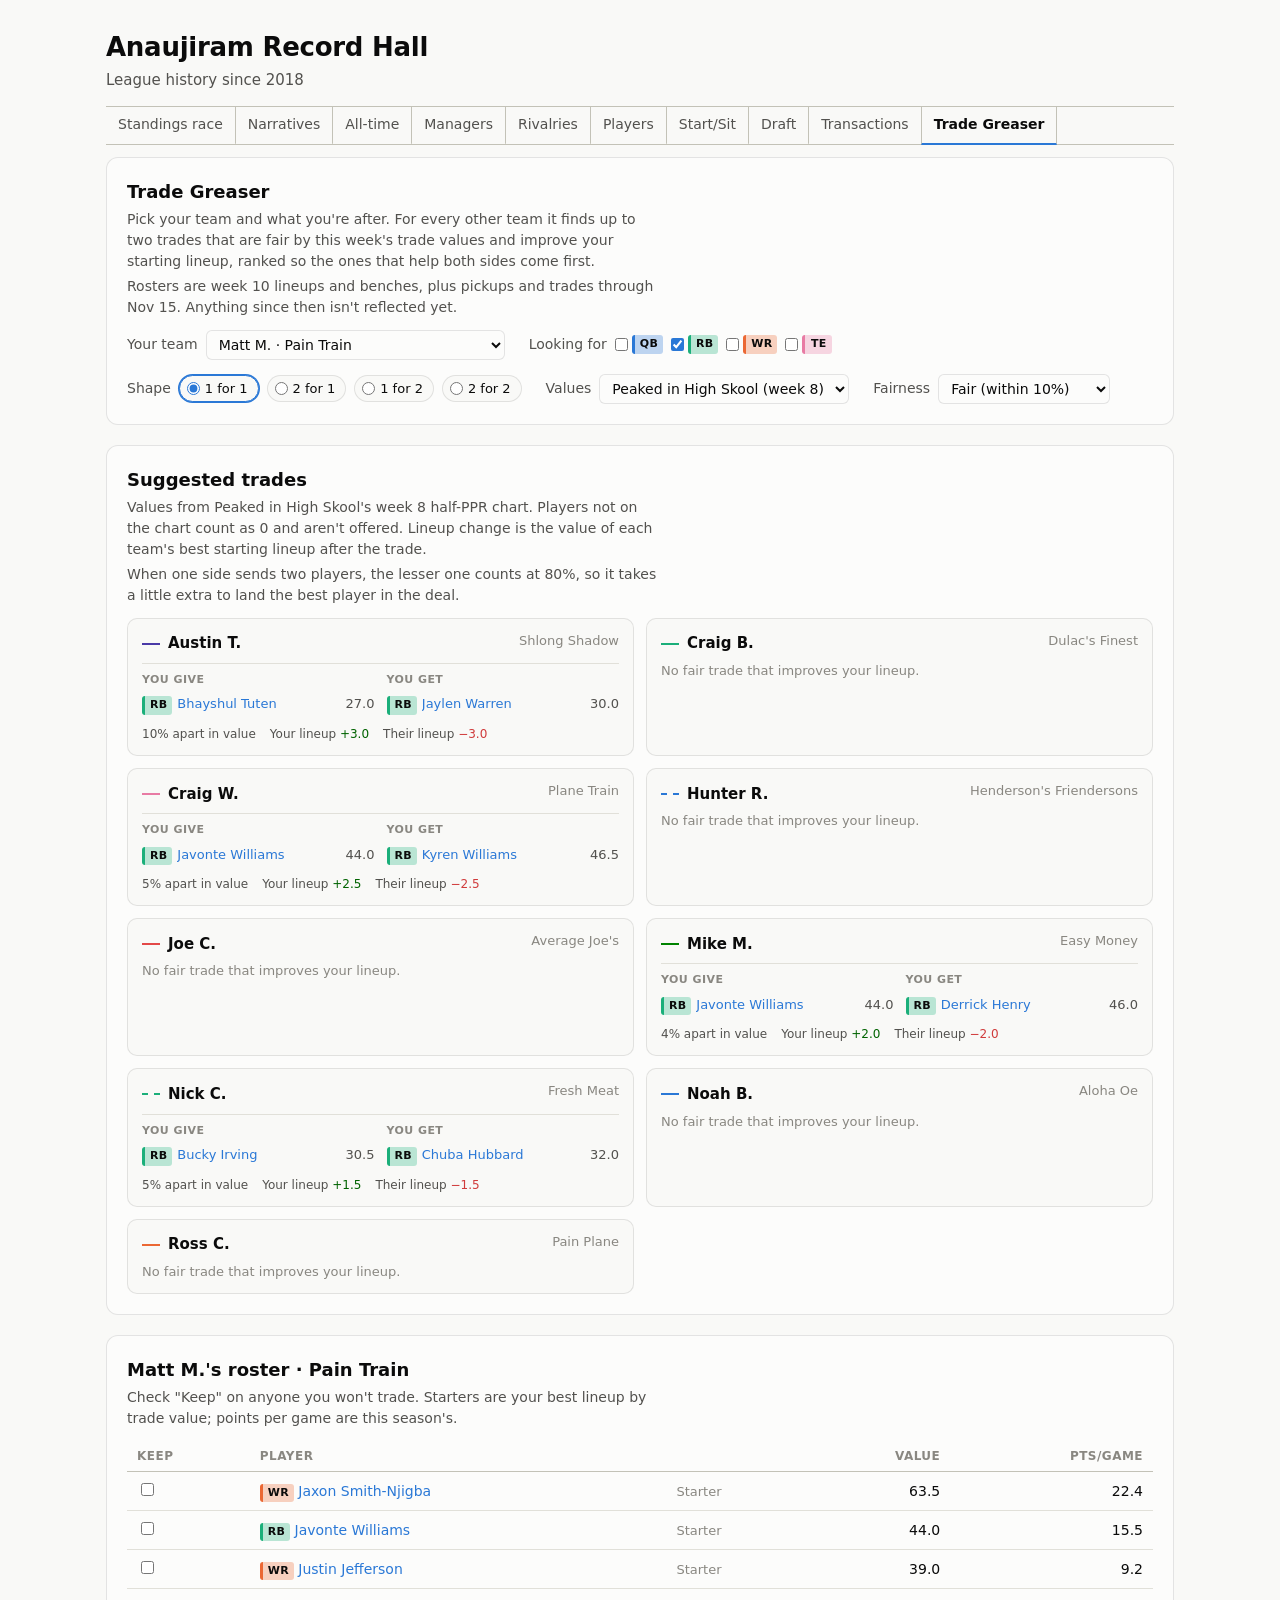
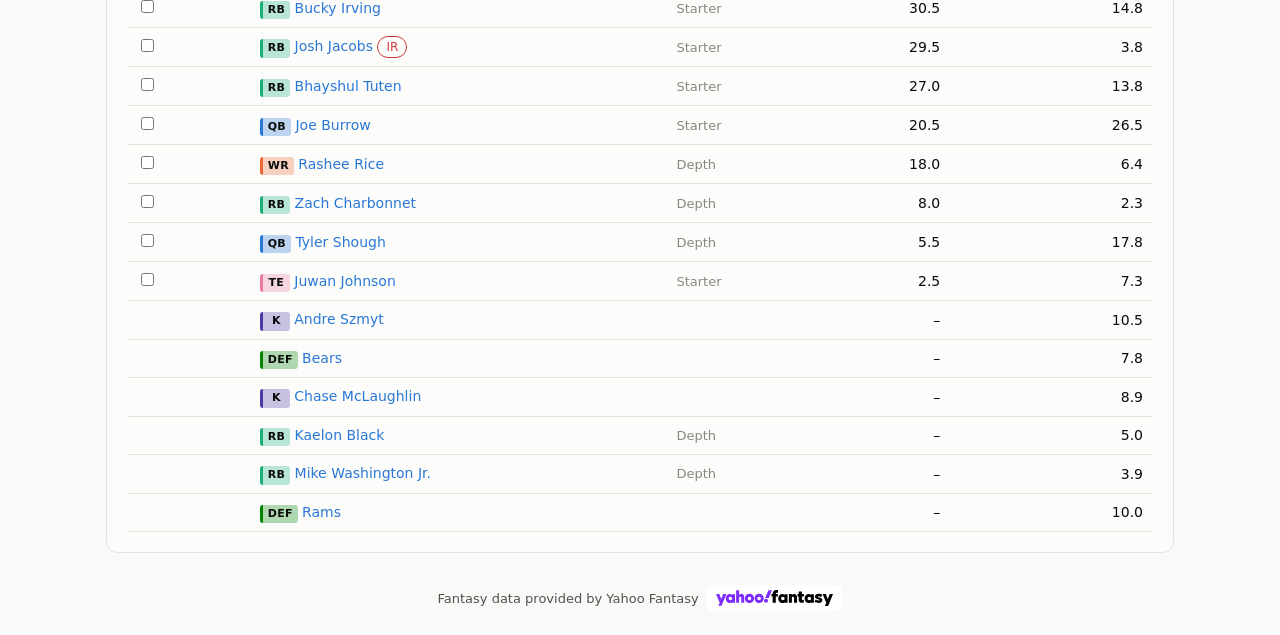
<file: trade.html>
<!doctype html>
<html lang="en">
<head>
  <meta charset="utf-8">
  <meta name="viewport" content="width=device-width, initial-scale=1">
  <title>Trade Greaser · Anaujiram Record Hall</title>
  <link rel="stylesheet" href="style.css?v=20261116224042">
  <script src="data.js?v=20261116224042"></script>
</head>
<body>
  <header class="site-header">
    <div class="wrap">
      <h1>Anaujiram Record Hall</h1>
      <p class="sub">League history since 2018</p>
      <nav class="site-nav" aria-label="Pages">
        <a href="index.html?v=20261116224042">Standings race</a>
        <a href="narratives.html?v=20261116224042">Narratives</a>
        <a href="alltime.html?v=20261116224042">All-time</a>
        <a href="profiles.html?v=20261116224042">Managers</a>
        <a href="rivalries.html?v=20261116224042">Rivalries</a>
        <a href="players.html?v=20261116224042">Players</a>
        <a href="startsit.html?v=20261116224042">Start/Sit</a>
        <a href="draft.html?v=20261116224042">Draft</a>
        <a href="transactions.html?v=20261116224042">Transactions</a>
        <a href="trade.html?v=20261116224042" aria-current="page">Trade Greaser</a>
      </nav>
    </div>
  </header>

  <main class="wrap">
    <section class="card">
      <div class="card-head">
        <div>
          <h2>Trade Greaser</h2>
          <p class="muted">Pick your team and what you're after. For every other team it finds up to two trades that are fair by this week's trade values and improve your starting lineup, ranked so the ones that help both sides come first.</p>
          <p class="muted" id="as-of"></p>
        </div>
      </div>
      <div class="tg-controls">
        <label class="control"><span>Your team</span><select id="team-select"></select></label>
        <div class="control"><span>Looking for</span><div id="want-boxes" class="tg-row"></div></div>
        <fieldset class="control tg-row tg-shape">
          <legend class="sr-only">Trade shape</legend>
          <span>Shape</span>
          <label class="tg-pill"><input type="radio" name="shape" value="1-1" checked> 1 for 1</label>
          <label class="tg-pill" title="You send two players for one better one"><input type="radio" name="shape" value="2-1"> 2 for 1</label>
          <label class="tg-pill" title="You send one star for two players"><input type="radio" name="shape" value="1-2"> 1 for 2</label>
          <label class="tg-pill" title="You send two players for two of theirs"><input type="radio" name="shape" value="2-2"> 2 for 2</label>
        </fieldset>
        <label class="control"><span>Values</span><select id="source-select"></select></label>
        <label class="control"><span>Fairness</span>
          <select id="tol-select">
            <option value="0.05">Tight (within 5%)</option>
            <option value="0.1" selected>Fair (within 10%)</option>
            <option value="0.2">Loose (within 20%)</option>
          </select>
        </label>
      </div>
    </section>

    <section class="card">
      <div class="card-head">
        <div>
          <h2>Suggested trades</h2>
          <p class="muted" id="value-note"></p>
          <p class="muted">When one side sends two players, the lesser one counts at 80%, so it takes a little extra to land the best player in the deal.</p>
        </div>
      </div>
      <div id="suggestions" class="tg-grid"></div>
    </section>

    <section class="card">
      <div class="card-head">
        <div>
          <h2 id="roster-title">Your roster</h2>
          <p class="muted">Check "Keep" on anyone you won't trade. Starters are your best lineup by trade value; points per game are this season's.</p>
        </div>
      </div>
      <div class="table-scroll">
        <table class="standings">
          <thead><tr><th>Keep</th><th>Player</th><th></th><th class="num">Value</th><th class="num">Pts/game</th></tr></thead>
          <tbody id="roster-body"></tbody>
        </table>
      </div>
    </section>
  </main>

  <footer class="site-footer">
    <div class="wrap">
      <a href="https://sports.yahoo.com/fantasy/" target="_blank" rel="noopener">
        <span>Fantasy data provided by Yahoo Fantasy</span>
        <img src="yahoo-fantasy.svg" alt="Yahoo Fantasy" height="16">
      </a>
    </div>
  </footer>

  <script src="common.js?v=20261116224042"></script>
  <script src="trade.js?v=20261116224042"></script>
</body>
</html>
</file>
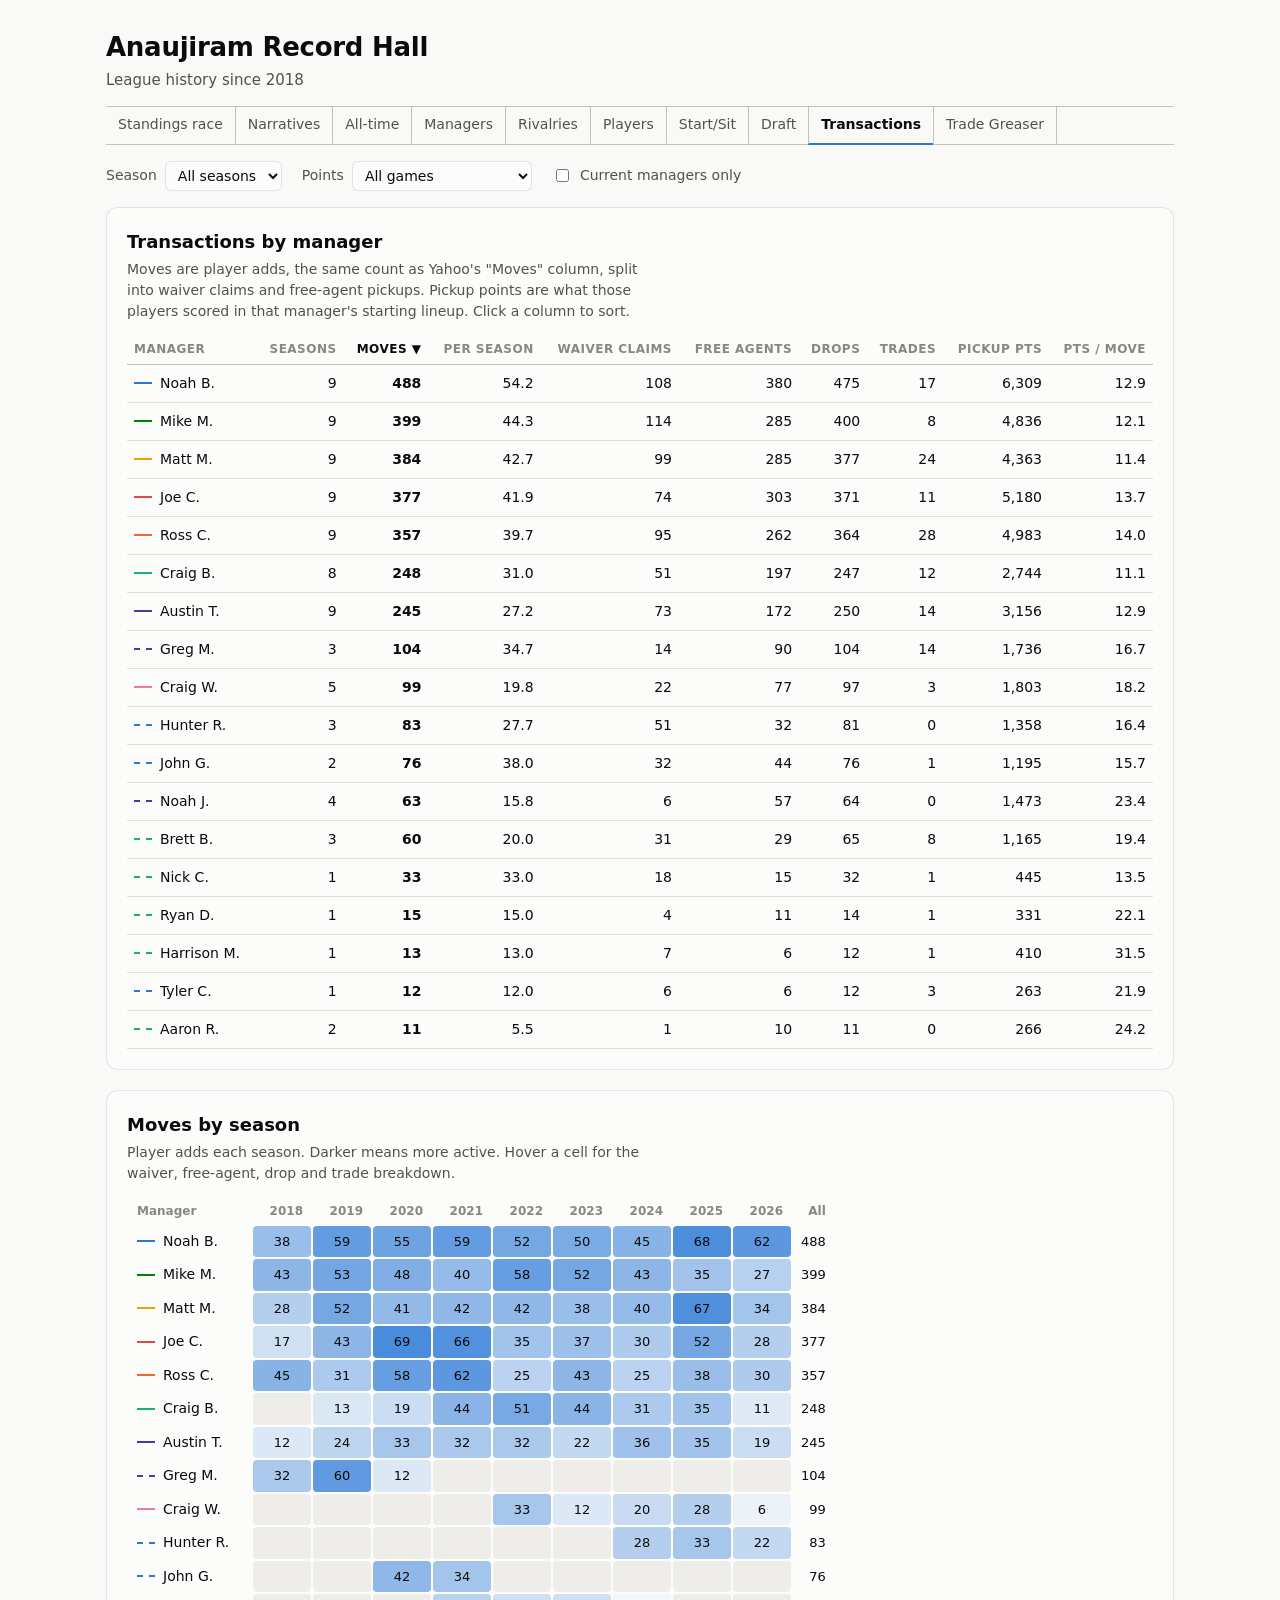
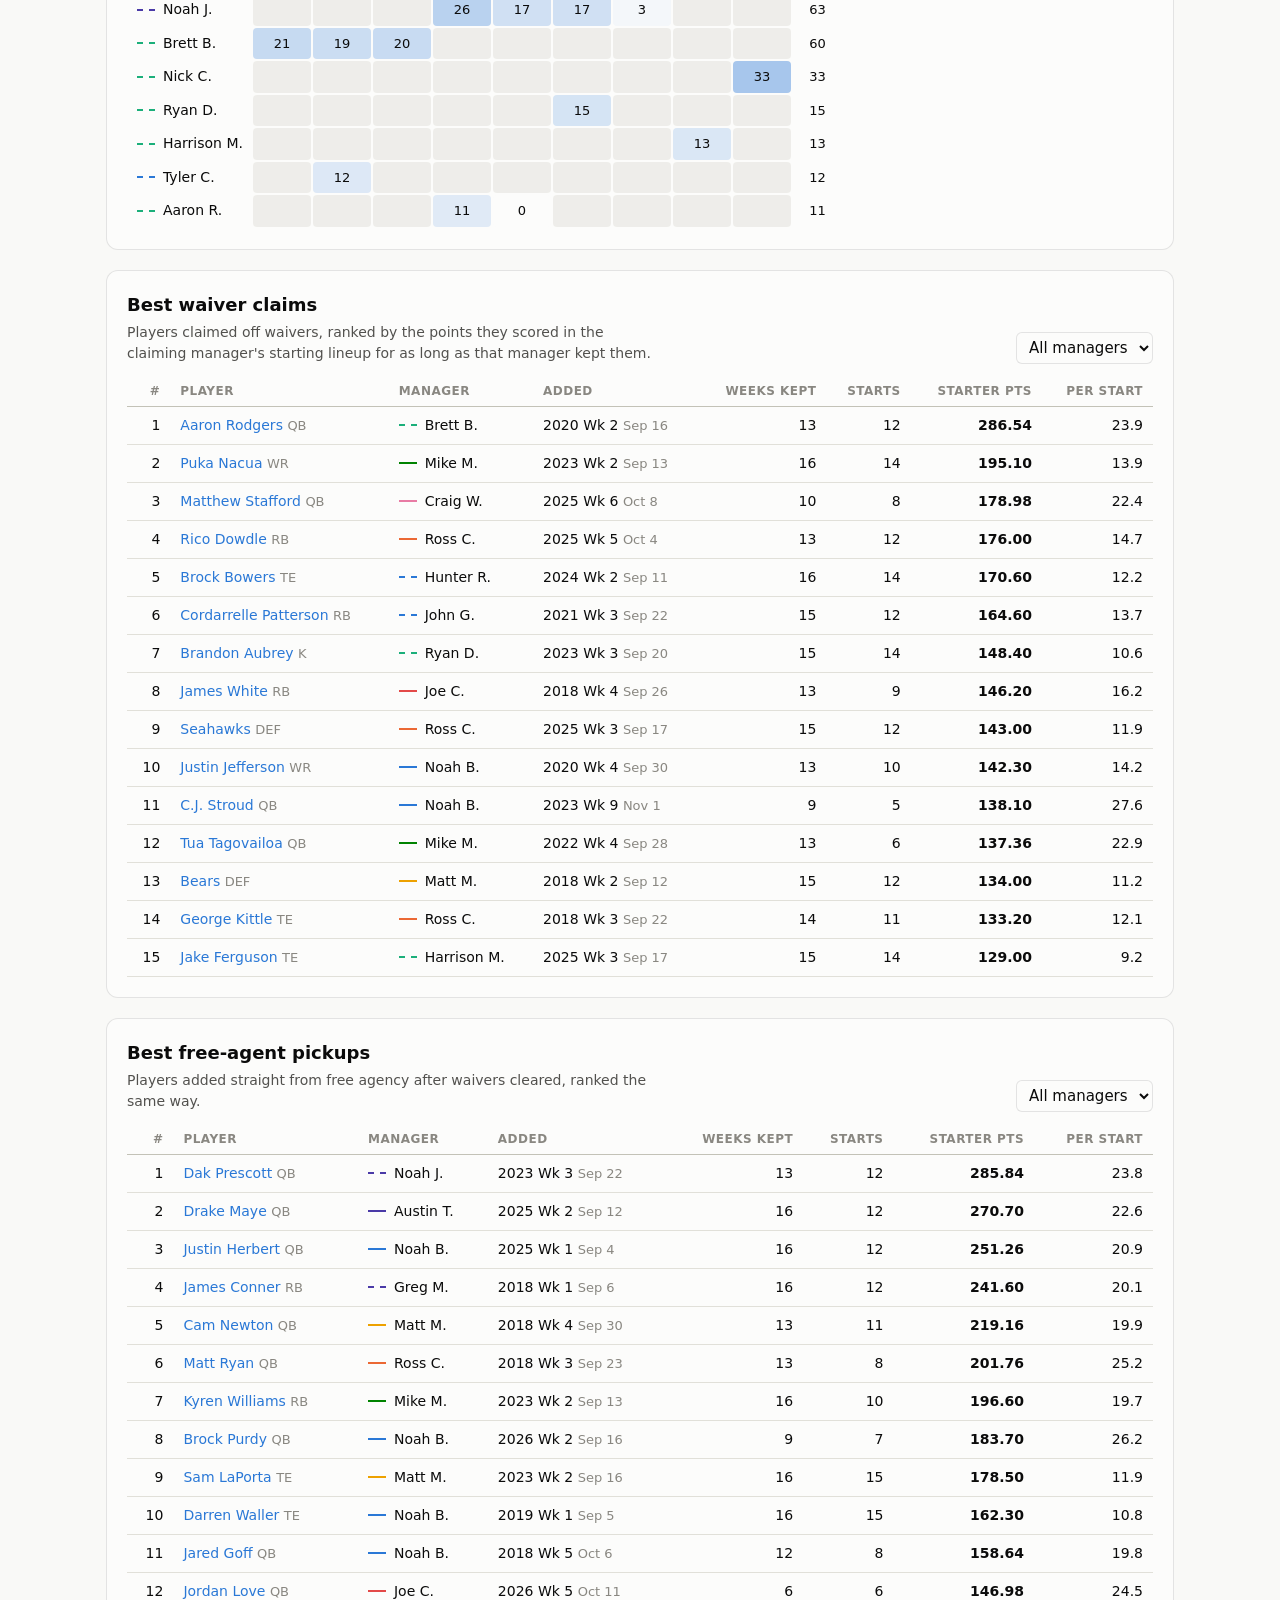
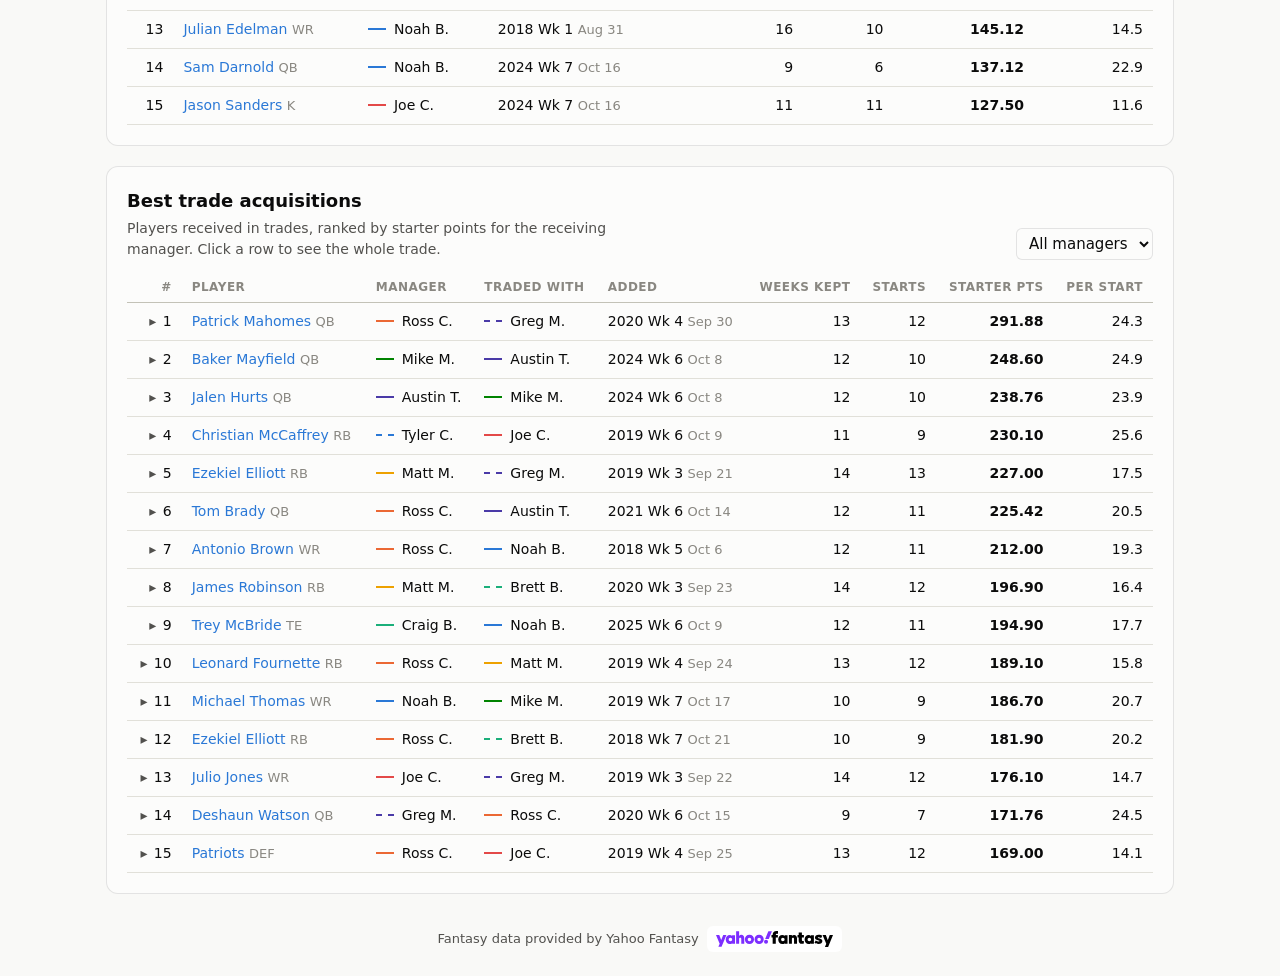
<file: transactions.html>
<!doctype html>
<html lang="en">
<head>
  <meta charset="utf-8">
  <meta name="viewport" content="width=device-width, initial-scale=1">
  <title>Transactions · Anaujiram Record Hall</title>
  <link rel="stylesheet" href="style.css?v=20261116224042">
  <script src="data.js?v=20261116224042"></script>
</head>
<body>
  <header class="site-header">
    <div class="wrap">
      <h1>Anaujiram Record Hall</h1>
      <p class="sub">League history since 2018</p>
      <nav class="site-nav" aria-label="Pages">
        <a href="index.html?v=20261116224042">Standings race</a>
        <a href="narratives.html?v=20261116224042">Narratives</a>
        <a href="alltime.html?v=20261116224042">All-time</a>
        <a href="profiles.html?v=20261116224042">Managers</a>
        <a href="rivalries.html?v=20261116224042">Rivalries</a>
        <a href="players.html?v=20261116224042">Players</a>
        <a href="startsit.html?v=20261116224042">Start/Sit</a>
        <a href="draft.html?v=20261116224042">Draft</a>
        <a href="transactions.html?v=20261116224042" aria-current="page">Transactions</a>
        <a href="trade.html?v=20261116224042">Trade Greaser</a>
      </nav>
    </div>
  </header>

  <main class="wrap">
    <div class="filter-bar">
      <label class="control">
        <span>Season</span>
        <select id="season-filter"></select>
      </label>
      <label class="control">
        <span>Points</span>
        <select id="game-filter">
          <option value="all">All games</option>
          <option value="regular">Regular season only</option>
        </select>
      </label>
      <label class="control">
        <input type="checkbox" id="active-only">
        <span>Current managers only</span>
      </label>
    </div>

    <section class="card">
      <div class="card-head">
        <div>
          <h2>Transactions by manager</h2>
          <p class="muted">Moves are player adds, the same count as Yahoo's "Moves" column, split into waiver claims and free-agent pickups. Pickup points are what those players scored in that manager's starting lineup. Click a column to sort.</p>
        </div>
      </div>
      <div class="table-scroll">
        <table class="standings sortable">
          <thead id="count-head"></thead>
          <tbody id="count-body"></tbody>
        </table>
      </div>
    </section>

    <section class="card">
      <div class="card-head">
        <div>
          <h2>Moves by season</h2>
          <p class="muted">Player adds each season. Darker means more active. Hover a cell for the waiver, free-agent, drop and trade breakdown.</p>
        </div>
      </div>
      <div class="table-scroll">
        <table class="finish-grid">
          <thead id="grid-head"></thead>
          <tbody id="grid-body"></tbody>
        </table>
      </div>
    </section>

    <div id="best-cards"></div>
  </main>

  <footer class="site-footer">
    <div class="wrap">
      <a href="https://sports.yahoo.com/fantasy/" target="_blank" rel="noopener">
        <span>Fantasy data provided by Yahoo Fantasy</span>
        <img src="yahoo-fantasy.svg" alt="Yahoo Fantasy" height="16">
      </a>
    </div>
  </footer>

  <script src="common.js?v=20261116224042"></script>
  <script src="transactions.js?v=20261116224042"></script>
</body>
</html>
</file>
<file: style.css>
:root {
  color-scheme: light;
  --page: #f9f9f7;
  --surface: #fcfcfb;
  --text-primary: #0b0b0b;
  --text-secondary: #52514e;
  --text-muted: #898781;
  --grid: #e1e0d9;
  --axis: #c3c2b7;
  --border: rgba(11, 11, 11, 0.10);
  --accent: #2a78d6;
  --delta-up: #006300;
  --delta-down: #d03b3b;
  --banner-bg: #fff4d6;
  --banner-ink: #5c4300;
  --playoff-wash: rgba(11, 11, 11, 0.04);

  /* Categorical slots, fixed order (validated default palette). */
  --series-1: #2a78d6;
  --series-2: #eb6834;
  --series-3: #1baf7a;
  --series-4: #eda100;
  --series-5: #e87ba4;
  --series-6: #008300;
  --series-7: #4a3aa7;
  --series-8: #e34948;}

@media (prefers-color-scheme: dark) {
  :root:not([data-theme="light"]) {
    color-scheme: dark;
    --page: #0d0d0d;
    --surface: #1a1a19;
    --text-primary: #ffffff;
    --text-secondary: #c3c2b7;
    --text-muted: #898781;
    --grid: #2c2c2a;
    --axis: #383835;
    --border: rgba(255, 255, 255, 0.10);
    --accent: #3987e5;
    --delta-up: #0ca30c;
    --delta-down: #e66767;
    --banner-bg: #3a2f10;
    --banner-ink: #f5dfa3;
    --playoff-wash: rgba(255, 255, 255, 0.05);
    --series-1: #3987e5;
    --series-2: #d95926;
    --series-3: #199e70;
    --series-4: #c98500;
    --series-5: #d55181;
    --series-6: #008300;
    --series-7: #9085e9;
    --series-8: #e66767;  }
}

:root[data-theme="dark"] {
  color-scheme: dark;
  --page: #0d0d0d;
  --surface: #1a1a19;
  --text-primary: #ffffff;
  --text-secondary: #c3c2b7;
  --text-muted: #898781;
  --grid: #2c2c2a;
  --axis: #383835;
  --border: rgba(255, 255, 255, 0.10);
  --accent: #3987e5;
  --delta-up: #0ca30c;
  --delta-down: #e66767;
  --banner-bg: #3a2f10;
  --banner-ink: #f5dfa3;
    --playoff-wash: rgba(255, 255, 255, 0.05);
  --series-1: #3987e5;
  --series-2: #d95926;
  --series-3: #199e70;
  --series-4: #c98500;
  --series-5: #d55181;
  --series-6: #008300;
  --series-7: #9085e9;
  --series-8: #e66767;}

* { box-sizing: border-box; }

body {
  margin: 0;
  background: var(--page);
  color: var(--text-primary);
  font: 15px/1.5 system-ui, -apple-system, "Segoe UI", sans-serif;
}

.wrap { max-width: 1100px; margin: 0 auto; padding: 0 16px; }

.site-header { padding: 28px 0 12px; }
.site-header h1 { margin: 0; font-size: 26px; letter-spacing: -0.01em; }
.sub { margin: 2px 0 0; color: var(--text-secondary); }

.banner {
  margin: 8px 0 16px;
  padding: 10px 14px;
  border-radius: 8px;
  background: var(--banner-bg);
  color: var(--banner-ink);
  font-size: 14px;
}

.card {
  background: var(--surface);
  border: 1px solid var(--border);
  border-radius: 12px;
  padding: 20px;
  margin-bottom: 20px;
}

.card-head {
  display: flex;
  flex-wrap: wrap;
  gap: 12px 24px;
  align-items: flex-end;
  justify-content: space-between;
  margin-bottom: 12px;
}
.card-head h2 { margin: 0; font-size: 18px; }
.muted { margin: 4px 0 0; color: var(--text-secondary); font-size: 14px; max-width: 60ch; }
ul.explain { padding-left: 20px; margin-top: 8px; }
ul.explain li + li { margin-top: 4px; }

.control { display: flex; align-items: center; gap: 8px; font-size: 14px; color: var(--text-secondary); }
.control select {
  font: inherit;
  color: var(--text-primary);
  background: var(--surface);
  border: 1px solid var(--border);
  border-radius: 6px;
  padding: 5px 8px;
}

.chart { width: 100%; height: 520px; }

.legend { display: flex; flex-wrap: wrap; gap: 6px 16px; margin-top: 8px; font-size: 13px; }
.legend button {
  display: inline-flex; align-items: center; gap: 6px;
  font: inherit; color: var(--text-secondary);
  background: none; border: 0; padding: 2px 0; cursor: pointer;
}
.legend button[aria-pressed="false"] { opacity: 0.4; }
.swatch { display: inline-block; width: 18px; height: 0; border-top: 2px solid currentColor; }
.swatch.dashed { border-top-style: dashed; }

.table-scroll { overflow-x: auto; }
table.standings { width: 100%; border-collapse: collapse; font-size: 14px; }
.standings th {
  text-align: left; font-weight: 600; color: var(--text-muted);
  font-size: 12px; text-transform: uppercase; letter-spacing: 0.04em;
  padding: 6px 10px; border-bottom: 1px solid var(--axis); white-space: nowrap;
}
.standings td { padding: 8px 10px; border-bottom: 1px solid var(--grid); white-space: nowrap; }
.standings .num { text-align: right; font-variant-numeric: tabular-nums; }
.team { display: flex; align-items: center; gap: 8px; }
.standings tr.cutline td { border-bottom: 2px solid var(--axis); }
.delta-up { color: var(--delta-up); }
.delta-down { color: var(--delta-down); }
.delta-none { color: var(--text-muted); }
/* Page navigation */
.site-nav { display: flex; gap: 0; margin-top: 14px; box-shadow: inset 0 1px var(--axis), inset 0 -1px var(--axis);
  overflow-x: auto; overflow-y: hidden; overscroll-behavior-x: contain; touch-action: pan-x; scrollbar-width: none; }
.site-nav a {
  padding: 8px 12px; color: var(--text-secondary); text-decoration: none; font-size: 14px;
  border-bottom: 2px solid transparent; white-space: nowrap;
}
.site-nav a + a { border-left: 1px solid var(--axis); }
.site-nav a:last-child { border-right: 1px solid var(--axis); }
.site-nav a:hover { color: var(--text-primary); background: var(--playoff-wash); }
.site-nav a[aria-current="page"] { color: var(--text-primary); font-weight: 600; border-bottom-color: var(--accent); }

/* Sortable table headers */
.sortable th button {
  font: inherit; color: inherit; text-transform: inherit; letter-spacing: inherit;
  background: none; border: 0; padding: 0; cursor: pointer; white-space: nowrap;
}
.sortable th[aria-sort="ascending"], .sortable th[aria-sort="descending"] { color: var(--text-primary); }
.sortable th.num button { text-align: right; }

/* Finishes grid */
table.finish-grid { border-collapse: separate; border-spacing: 2px; font-size: 13px; }
.finish-grid th { font-weight: 600; color: var(--text-muted); font-size: 12px; padding: 4px 8px; text-align: left; white-space: nowrap; }
.finish-grid th.num, .finish-grid td.num { text-align: right; font-variant-numeric: tabular-nums; }
.finish-grid tbody th { color: var(--text-primary); font-size: 14px; font-weight: 400; }
.finish-grid td { padding: 6px 8px; white-space: nowrap; }
.finish-grid td.finish { text-align: center; min-width: 56px; border-radius: 4px; font-variant-numeric: tabular-nums; }
.finish-grid td.empty { background: var(--grid); opacity: 0.5; }
.finish-grid td.in-progress { color: var(--text-secondary); box-shadow: inset 0 0 0 1px var(--border); }
.finish-grid td.in-progress small { display: block; font-size: 10px; color: var(--text-muted); line-height: 1; }

.control input[type="checkbox"] { accent-color: var(--accent); }
.sortable { font-size: 13px; }
.sortable th, .sortable td { padding-left: 7px; padding-right: 7px; }

.champ {
  font-size: 11px; font-weight: 600; letter-spacing: 0.03em; text-transform: uppercase;
  color: var(--text-secondary); border: 1px solid var(--axis); border-radius: 999px; padding: 1px 7px;
}

/* Rivalries: head-to-head grid */
table.h2h-grid { border-collapse: separate; border-spacing: 2px; font-size: 12px; }
.h2h-grid thead th.col { vertical-align: bottom; padding: 0 0 6px; font-weight: 600; color: var(--text-muted); }
.h2h-grid thead th.col span { writing-mode: vertical-rl; transform: rotate(180deg); white-space: nowrap; display: inline-block; }
.h2h-grid tbody th { font-weight: 400; font-size: 13px; padding: 0 10px 0 0; white-space: nowrap; text-align: left; }
.h2h-grid td { width: 46px; min-width: 46px; height: 30px; text-align: center; border-radius: 4px;
  font-variant-numeric: tabular-nums; white-space: nowrap; }
.h2h-grid td.cell { cursor: pointer; }
.h2h-grid td.cell:hover, .h2h-grid td.cell:focus-visible { outline: 2px solid var(--text-primary); outline-offset: -2px; }
.h2h-grid td.self { background: repeating-linear-gradient(45deg, var(--grid) 0 3px, transparent 3px 7px); }
.h2h-grid td.never { background: transparent; border: 1px dashed var(--grid); }
.h2h-grid .former-start { border-left: 2px solid var(--axis); }
.h2h-grid tr.former-start th, .h2h-grid tr.former-start td { border-top: 2px solid var(--axis); }

.diverging-key { font-size: 12px; color: var(--text-muted); width: 260px; max-width: 100%; }
.diverging-key .bar { height: 10px; border-radius: 5px;
  background: linear-gradient(90deg, #c2413f, #f0efec 50%, #1c5cab); }
:root[data-theme="dark"] .diverging-key .bar { background: linear-gradient(90deg, #e66767, #383835 50%, #3987e5); }
@media (prefers-color-scheme: dark) {
  :root:not([data-theme="light"]) .diverging-key .bar { background: linear-gradient(90deg, #e66767, #383835 50%, #3987e5); }
}
.diverging-key .labels { display: flex; justify-content: space-between; margin-top: 4px; }

/* Rivalries: highlight tiles */
.tiles { display: grid; grid-template-columns: repeat(auto-fit, minmax(220px, 1fr)); gap: 12px; }
.tile {
  display: flex; flex-direction: column; gap: 2px; text-align: left; font: inherit; color: inherit;
  background: var(--page); border: 1px solid var(--border); border-radius: 10px; padding: 14px 16px; cursor: pointer;
}
.tile:hover { border-color: var(--axis); }
.tile-label { font-size: 12px; text-transform: uppercase; letter-spacing: 0.04em; color: var(--text-muted); font-weight: 600; }
.tile-value { font-size: 24px; font-weight: 600; }
.tile-names { color: var(--text-primary); }
.tile-detail { font-size: 13px; color: var(--text-secondary); }

/* Rivalries: comparison */
.compare-controls { display: flex; align-items: center; gap: 8px; flex-wrap: wrap; }
.compare-controls select {
  font: inherit; color: var(--text-primary); background: var(--surface);
  border: 1px solid var(--border); border-radius: 6px; padding: 5px 8px;
}
.icon-btn {
  font: inherit; color: var(--text-secondary); background: var(--surface);
  border: 1px solid var(--border); border-radius: 6px; padding: 4px 10px; cursor: pointer;
}
.versus { display: grid; grid-template-columns: 1fr auto 1fr; align-items: center; gap: 16px; margin: 8px 0 20px; }
.versus .side { display: flex; align-items: center; gap: 10px; font-size: 18px; }
.versus .side.right { justify-content: flex-end; }
.versus .big { font-size: 44px; font-weight: 700; font-variant-numeric: tabular-nums; line-height: 1; }
.versus .vs { color: var(--text-muted); font-size: 13px; }
.versus .dot { width: 12px; height: 12px; }
.dot { display: inline-block; width: 9px; height: 9px; border-radius: 50%; flex: none; }
.facts { display: grid; grid-template-columns: repeat(auto-fit, minmax(240px, 1fr)); gap: 12px 24px; margin: 0 0 8px; }
.facts div { border-top: 1px solid var(--grid); padding-top: 8px; }
.facts dt { font-size: 12px; color: var(--text-muted); text-transform: uppercase; letter-spacing: 0.04em; font-weight: 600; }
.facts dd { margin: 2px 0 0; font-variant-numeric: tabular-nums; }
.muted-inline { color: var(--text-muted); font-size: 13px; }
.subhead { font-size: 15px; margin: 24px 0 4px; }
.small { font-size: 13px; margin: 0 0 8px; }
.chart-short { height: 260px; }
.standings td.strong { font-weight: 700; }

/* Draft page: position colors (categorical slots; text label always shown) */
.pos-QB  { --pos: var(--series-1); }
.pos-RB  { --pos: var(--series-3); }
.pos-WR  { --pos: var(--series-2); }
.pos-TE  { --pos: var(--series-5); }
.pos-K   { --pos: var(--series-7); }
.pos-DEF { --pos: var(--series-6); }
.pos-bg-QB  { --pos: var(--series-1); }
.pos-bg-RB  { --pos: var(--series-3); }
.pos-bg-WR  { --pos: var(--series-2); }
.pos-bg-TE  { --pos: var(--series-5); }
.pos-bg-K   { --pos: var(--series-7); }
.pos-bg-DEF { --pos: var(--series-6); }
.pos-tag { display: inline-block; min-width: 30px; text-align: center; font-size: 11px; font-weight: 700; letter-spacing: 0.02em;
  color: var(--text-primary); background: color-mix(in srgb, var(--pos) 30%, var(--surface));
  border-left: 3px solid var(--pos); border-radius: 3px; padding: 1px 5px; }
.pos-key { display: flex; gap: 6px; flex-wrap: wrap; }
.tile.static { cursor: default; }
.tile-label .pos-tag { margin-right: 4px; }
.mix-cell { min-width: 58px; text-align: center; border-radius: 4px; font-variant-numeric: tabular-nums;
  color: var(--text-primary);
  background: color-mix(in srgb, var(--pos) calc(var(--share) * 85%), var(--surface)); }
.mix-cell.empty { background: none; color: var(--text-muted); }
.pick-cell { min-width: 92px; max-width: 120px; padding: 4px 6px; border-radius: 4px; font-size: 12px; line-height: 1.25;
  color: var(--text-primary); background: color-mix(in srgb, var(--pos) 26%, var(--surface));
  border-left: 3px solid var(--pos); white-space: normal; }
.pick-cell b { display: block; font-size: 11px; }
.pick-cell span { display: block; overflow: hidden; text-overflow: ellipsis; white-space: nowrap; }
.pick-cell small { display: block; color: var(--text-secondary); font-size: 11px; }
.pick-cell.empty { background: var(--grid); border: 0; opacity: 0.4; }
.draft-board .pick-cell.mine { outline: 2px solid var(--text-primary); outline-offset: -2px; }
.board-team { vertical-align: bottom; font-weight: 600; }
.board-team .muted-inline { display: block; font-weight: 400; font-size: 11px; overflow: hidden; text-overflow: ellipsis; }
/* Draft board: equal-width team columns that always fit the card (no side scroll). */
.draft-board { table-layout: fixed; width: 100%; }
.draft-board th:first-child { width: 30px; padding-left: 0; padding-right: 4px; }
.draft-board th, .draft-board td { padding: 3px; }
.draft-board .board-team { overflow: hidden; white-space: nowrap; }
.draft-board .board-team .team { gap: 5px; min-width: 0; }
.draft-board .board-team .team .swatch { width: 12px; flex: none; }
.draft-board .board-team .clip, .draft-board .pick-cell span { overflow: hidden; text-overflow: ellipsis; white-space: nowrap; min-width: 0; }
.draft-board .pick-cell { min-width: 0; max-width: none; overflow: hidden; }
.draft-board .pick-cell small { white-space: nowrap; overflow: hidden; text-overflow: ellipsis; }
.board-team.mine { color: var(--text-primary); }
.highlight-row th { font-weight: 700; }
.league-row th { color: var(--text-muted); font-weight: 400; }
.split { display: grid; grid-template-columns: repeat(auto-fit, minmax(340px, 1fr)); gap: 12px 28px; }
.split .subhead { margin-top: 0; }

/* Start/Sit page */
.tag { display: inline-block; font-size: 12px; color: var(--text-secondary); border: 1px solid var(--axis);
  border-radius: 999px; padding: 1px 8px; white-space: nowrap; }
.tag.bad { color: var(--delta-down); border-color: currentColor; }
.swap { white-space: nowrap; line-height: 1.7; }
.standings td a { color: var(--accent); text-decoration: none; }
.standings td a:hover { text-decoration: underline; }

/* Players page */
.filter-bar { display: flex; flex-wrap: wrap; align-items: center; gap: 10px 20px; margin: 4px 0 16px; }
.filter-bar .small { margin: 0; }
table.pos-grid { border-collapse: separate; border-spacing: 2px; font-size: 13px; }
.pos-grid th { font-weight: 600; color: var(--text-muted); font-size: 12px; padding: 4px 8px; text-align: left; white-space: nowrap; }
.pos-grid th.num { text-align: center; }
.pos-grid tbody th { color: var(--text-primary); font-size: 14px; font-weight: 400; }
.pos-grid th button { font: inherit; color: inherit; background: none; border: 0; padding: 0; cursor: pointer; white-space: nowrap; }
.pos-cell { min-width: 64px; padding: 7px 8px; text-align: center; border-radius: 4px; font-variant-numeric: tabular-nums; white-space: nowrap; }
.pos-cell.small-sample { color: var(--text-muted); border: 1px dashed var(--grid); }
.pos-cell.empty { color: var(--text-muted); }
.crown { font-size: 11px; }
button.link { font: inherit; color: var(--accent); background: none; border: 0; padding: 0; cursor: pointer; text-align: left; }
button.link:hover { text-decoration: underline; }
.chip-list { display: flex; flex-wrap: wrap; gap: 8px; }
.chip { font: inherit; font-size: 13px; color: var(--text-primary); background: var(--page); border: 1px solid var(--border);
  border-radius: 999px; padding: 5px 12px; cursor: pointer; }
.chip:hover { border-color: var(--axis); }
.player-summary { margin: 0 0 10px; }
#player-search { font: inherit; color: var(--text-primary); background: var(--surface); border: 1px solid var(--border);
  border-radius: 6px; padding: 5px 10px; width: 240px; max-width: 100%; }

@media (max-width: 640px) {
  .chart { height: 440px; }
  #bump-chart { height: 340px; margin: 0 -12px; width: calc(100% + 24px); }  /* run nearly to the card's edges */
  .chart-short { height: 220px; }
  .card { padding: 14px; }
  .versus .big { font-size: 32px; }
  .versus .side { font-size: 15px; }
}

/* Pickups page: expandable trade rows */
tr.expandable { cursor: pointer; }
tr.expandable:hover td { background: var(--grid); }
.expand-btn { font: inherit; color: var(--text-secondary); background: none; border: 0; padding: 0 2px; cursor: pointer; }
.detail-row > td { white-space: normal; background: var(--page); padding: 12px 14px 16px; }
.trade-sides { display: grid; grid-template-columns: repeat(auto-fit, minmax(260px, 1fr)); gap: 12px 28px; margin-top: 8px; }
.trade-head { display: flex; align-items: center; gap: 10px; flex-wrap: wrap; margin-bottom: 4px; }
.trade-side ul { list-style: none; margin: 0; padding: 0; }
.trade-side li { padding: 4px 0; border-bottom: 1px solid var(--grid); display: flex; align-items: baseline; gap: 6px; flex-wrap: wrap; }
.trade-side li.current { font-weight: 600; }
.trade-pts { margin-left: auto; font-variant-numeric: tabular-nums; }
.trade-total { margin-top: 6px; font-weight: 600; font-variant-numeric: tabular-nums; }
/* Manager profiles */
.manager-tiles { display: grid; grid-template-columns: repeat(auto-fill, minmax(132px, 1fr)); gap: 10px; }
.manager-tile {
  display: flex; flex-direction: column; align-items: center; gap: 2px; text-align: center; font: inherit; color: inherit;
  background: var(--page); border: 1px solid var(--border); border-radius: 10px; padding: 14px 8px 10px; cursor: pointer;
}
.manager-tile:hover { border-color: var(--axis); }
.manager-tile[aria-pressed="true"] { border-color: var(--accent); box-shadow: 0 0 0 1px var(--accent); }
.manager-tile .avatar { margin-bottom: 6px; }
.manager-tile-name { font-weight: 600; }
.manager-tile-meta { font-size: 12px; color: var(--text-muted); }
.avatar {
  position: relative; display: inline-grid; place-items: center; flex: none; border-radius: 50%; overflow: hidden;
  background: color-mix(in srgb, var(--c) 22%, var(--surface)); border: 2px solid var(--c);
}
.avatar img { position: absolute; inset: 0; width: 100%; height: 100%; object-fit: cover; }
.avatar .initials { font-weight: 700; color: var(--text-primary); }
.avatar-md { width: 64px; height: 64px; }
.avatar-md .initials { font-size: 20px; }
.avatar-lg { width: 112px; height: 112px; border-width: 3px; }
.avatar-lg .initials { font-size: 36px; }
.team-logo { width: 96px; height: 96px; flex: none; margin-left: auto; }
.team-logo img { width: 100%; height: 100%; object-fit: contain; }
.team-logo.no-img, .hero-top:has(.avatar.using-logo) .team-logo { display: none; }
.hero-top { display: flex; align-items: center; gap: 20px; margin-bottom: 16px; }
.hero-name h2 { margin: 0; font-size: 28px; }
.hero-name .muted { margin-top: 2px; }
.hero-titles { margin: 8px 0 0; display: flex; flex-wrap: wrap; gap: 6px; }
.team-names { font-size: 14px; }
.profile-chart { height: 320px; }
.swatch.dotted { border-top-style: dotted; }
.standings tr.highlight td { background: color-mix(in srgb, var(--accent) 12%, var(--surface)); font-weight: 600; }
.trade-log td { vertical-align: top; }
.trade-items div { display: flex; gap: 6px; align-items: baseline; }
.trade-items .trade-pts { margin-left: auto; padding-left: 12px; color: var(--text-secondary); }
.tile-rank { margin-top: 6px; }
.show-more { margin-top: 12px; }
.tag.lead { color: var(--text-primary); border-color: var(--accent); font-weight: 600; }
@media (max-width: 640px) {
  .hero-top { flex-wrap: wrap; }
  .avatar-lg { width: 84px; height: 84px; }
  .team-logo { width: 72px; height: 72px; }
  .profile-chart { height: 260px; }
}
.finish-tag { font-weight: 400; color: var(--text-muted); }
.finish-tag.champ-tag { color: var(--text-primary); font-weight: 600; }

/* Trade Greaser */
.sr-only { position: absolute; width: 1px; height: 1px; overflow: hidden; clip: rect(0 0 0 0); white-space: nowrap; }
.tg-controls { display: flex; flex-wrap: wrap; align-items: center; gap: 14px 24px; }
.tg-controls .control > span { white-space: nowrap; }
.tg-controls .control { max-width: 100%; }
.tg-controls select { flex: 0 1 auto; min-width: 0; text-overflow: ellipsis; }
.tg-row { display: flex; align-items: center; gap: 8px; flex-wrap: wrap; }
.tg-check { gap: 4px; cursor: pointer; }
fieldset.tg-shape { border: 0; margin: 0; padding: 0; }
.tg-pill { display: inline-flex; align-items: center; gap: 5px; font-size: 13px; color: var(--text-primary); border: 1px solid var(--border);
  border-radius: 999px; padding: 3px 10px 3px 7px; cursor: pointer; background: var(--page); }
.tg-pill:has(input:checked) { border-color: var(--accent); box-shadow: 0 0 0 1px var(--accent); }
.tg-pill input, .tg-check input { accent-color: var(--accent); margin: 0; }
.tg-grid { display: grid; grid-template-columns: repeat(auto-fill, minmax(min(440px, 100%), 1fr)); gap: 12px; }
.tg-card { border: 1px solid var(--border); border-radius: 10px; padding: 12px 14px; background: var(--page); }
.tg-team { display: flex; align-items: baseline; justify-content: space-between; gap: 10px; margin-bottom: 4px; }
.tg-team .muted-inline { overflow: hidden; text-overflow: ellipsis; white-space: nowrap; }
.tg-none { margin: 6px 0 0; }
.tg-idea { border-top: 1px solid var(--grid); padding-top: 8px; margin-top: 8px; }
.tg-sides { display: grid; grid-template-columns: minmax(0, 1fr) minmax(0, 1fr); gap: 12px; }
.tg-side h4 { margin: 0 0 4px; font-size: 11px; text-transform: uppercase; letter-spacing: 0.04em; color: var(--text-muted); }
.tg-side ul { list-style: none; margin: 0; padding: 0; }
.tg-side li { display: flex; align-items: baseline; gap: 5px; font-size: 13px; padding: 2px 0; min-width: 0; }
.tg-side li a { min-width: 0; color: var(--accent); text-decoration: none; overflow: hidden; text-overflow: ellipsis; white-space: nowrap; }
.tg-side li a:hover { text-decoration: underline; }
.tg-val { flex: none; margin-left: auto; padding-left: 6px; font-variant-numeric: tabular-nums; color: var(--text-secondary); }
.tg-total { margin-top: 2px; text-align: right; font-variant-numeric: tabular-nums; }
.tg-foot { display: flex; flex-wrap: wrap; align-items: center; gap: 4px 14px; margin-top: 8px; font-size: 12px; color: var(--text-secondary);
  font-variant-numeric: tabular-nums; }
tr.tg-kept td { color: var(--text-muted); }
@media (max-width: 640px) {
  .tg-grid { grid-template-columns: 1fr; }
  /* The four trade shapes on one line: the highlighted pill shows the choice, so the radio dot hides. */
  fieldset.tg-shape { flex-wrap: nowrap; gap: 5px; }
  .tg-pill { position: relative; padding: 4px 9px; white-space: nowrap; }
  .tg-pill input { position: absolute; opacity: 0; pointer-events: none; }
  .tg-pill:has(input:focus-visible) { outline: 2px solid var(--accent); outline-offset: 2px; }
}

/* Draft board and draft history on phones: real column widths and sideways scrolling instead of
   squeezing every team into the screen; the round labels stay pinned on the left. */
@media (max-width: 640px) {
  table.draft-board { table-layout: auto; width: max-content; min-width: 100%; }
  .draft-board .pick-cell, .draft-board .board-team { min-width: 92px; max-width: 110px; }
  .draft-board tr > th:first-child { position: sticky; left: 0; z-index: 1; background: var(--surface); }
}

/* Standings table: narrow rank and spots-moved columns; tighter cells on phones so rank, team and record fit. */
.standings th.tight, .standings td.tight { width: 1%; padding-left: 4px; padding-right: 4px; }
@media (max-width: 640px) {
  #standings-head th, #standings-body td { padding-left: 4px; padding-right: 4px; }
  #standings-head th.tight, #standings-body td.tight { padding-left: 2px; padding-right: 2px; }
  #standings-body .team { gap: 5px; }
  #standings-body .team .swatch { width: 12px; flex: none; }
  #standings-body .champ { font-size: 0; padding: 0; border: 0; }  /* the Champion tag becomes a trophy */
  #standings-body .champ::before { content: "🏆"; font-size: 13px; }
}

/* Narratives */
.stories { list-style: none; counter-reset: story; margin: 0; padding: 0; }
.story { counter-increment: story; position: relative; padding: 16px 0 16px 40px; border-top: 1px solid var(--grid); max-width: 72ch; }
.story:first-child { border-top: 0; padding-top: 4px; }
.story::before { content: counter(story); position: absolute; left: 0; top: 14px; width: 26px; height: 26px; border-radius: 50%;
  background: var(--playoff-wash); border: 1px solid var(--axis); font-size: 13px; font-weight: 700; text-align: center; line-height: 26px;
  color: var(--text-secondary); font-variant-numeric: tabular-nums; }
.story:first-child::before { top: 2px; }
.story h3 { margin: 0; font-size: 17px; line-height: 1.35; }
.story-teams { display: flex; flex-wrap: wrap; gap: 4px 14px; margin-top: 4px; font-size: 13px; color: var(--text-secondary); }
.story-team { display: inline-flex; align-items: center; gap: 6px; }
.story-body p { margin: 8px 0 0; }
.story-body ul { margin: 8px 0 0; padding-left: 20px; }
.story-body li + li { margin-top: 4px; }
.story-body strong { font-variant-numeric: tabular-nums; }
.story-pager { display: flex; justify-content: space-between; gap: 12px; margin: 12px 0 0; padding-top: 12px; border-top: 1px solid var(--grid); font-size: 14px; }
.story-pager a { color: var(--accent); text-decoration: none; }
.story-pager a:hover { text-decoration: underline; }
@media (max-width: 520px) { .story { padding-left: 34px; } }
.narr-controls { display: flex; flex-wrap: wrap; align-items: center; gap: 10px 16px; }
.seg { display: inline-flex; border: 1px solid var(--axis); border-radius: 8px; overflow: hidden; }
.seg button { font: inherit; font-size: 14px; padding: 5px 14px; border: 0; background: transparent; color: var(--text-secondary); cursor: pointer; }
.seg[hidden] { display: none; }
.seg button + button { border-left: 1px solid var(--axis); }
.seg button[aria-pressed="true"] { background: var(--accent); color: #fff; font-weight: 600; }
.seg button:disabled { opacity: 0.4; cursor: default; }
/* Preview matchup header: both teams going in, the all-time series, and the final once played. */
.mu { margin-top: 8px; padding: 10px 12px; border: 1px solid var(--grid); border-radius: 8px; background: var(--page); font-size: 14px; }
.mu-teams { display: flex; flex-wrap: wrap; align-items: center; gap: 4px 10px; }
.mu-team { display: inline-flex; align-items: center; gap: 6px; }
.mu-rec { color: var(--text-secondary); font-variant-numeric: tabular-nums; }
.mu-vs { color: var(--text-secondary); font-size: 12px; text-transform: uppercase; letter-spacing: 0.05em; }
.mu-meta { margin-top: 4px; font-size: 13px; color: var(--text-secondary); font-variant-numeric: tabular-nums; }
.mu-final { margin-top: 4px; font-size: 13px; font-variant-numeric: tabular-nums; }

/* Footer: Yahoo Fantasy attribution (required by the Fantasy Sports API terms) */
.site-footer { margin: 32px 0 24px; text-align: center; font-size: 13px; color: var(--text-secondary); }
.site-footer a { display: inline-flex; align-items: center; gap: 8px; color: inherit; text-decoration: none; }
.site-footer a:hover span { text-decoration: underline; }
/* Yahoo ships one logo (black "fantasy"); it sits on white so it stays as provided in dark mode too. */
.site-footer img { height: 16px; width: auto; display: block; box-sizing: content-box; padding: 5px 9px; background: #fff; border-radius: 6px; }
</file>
